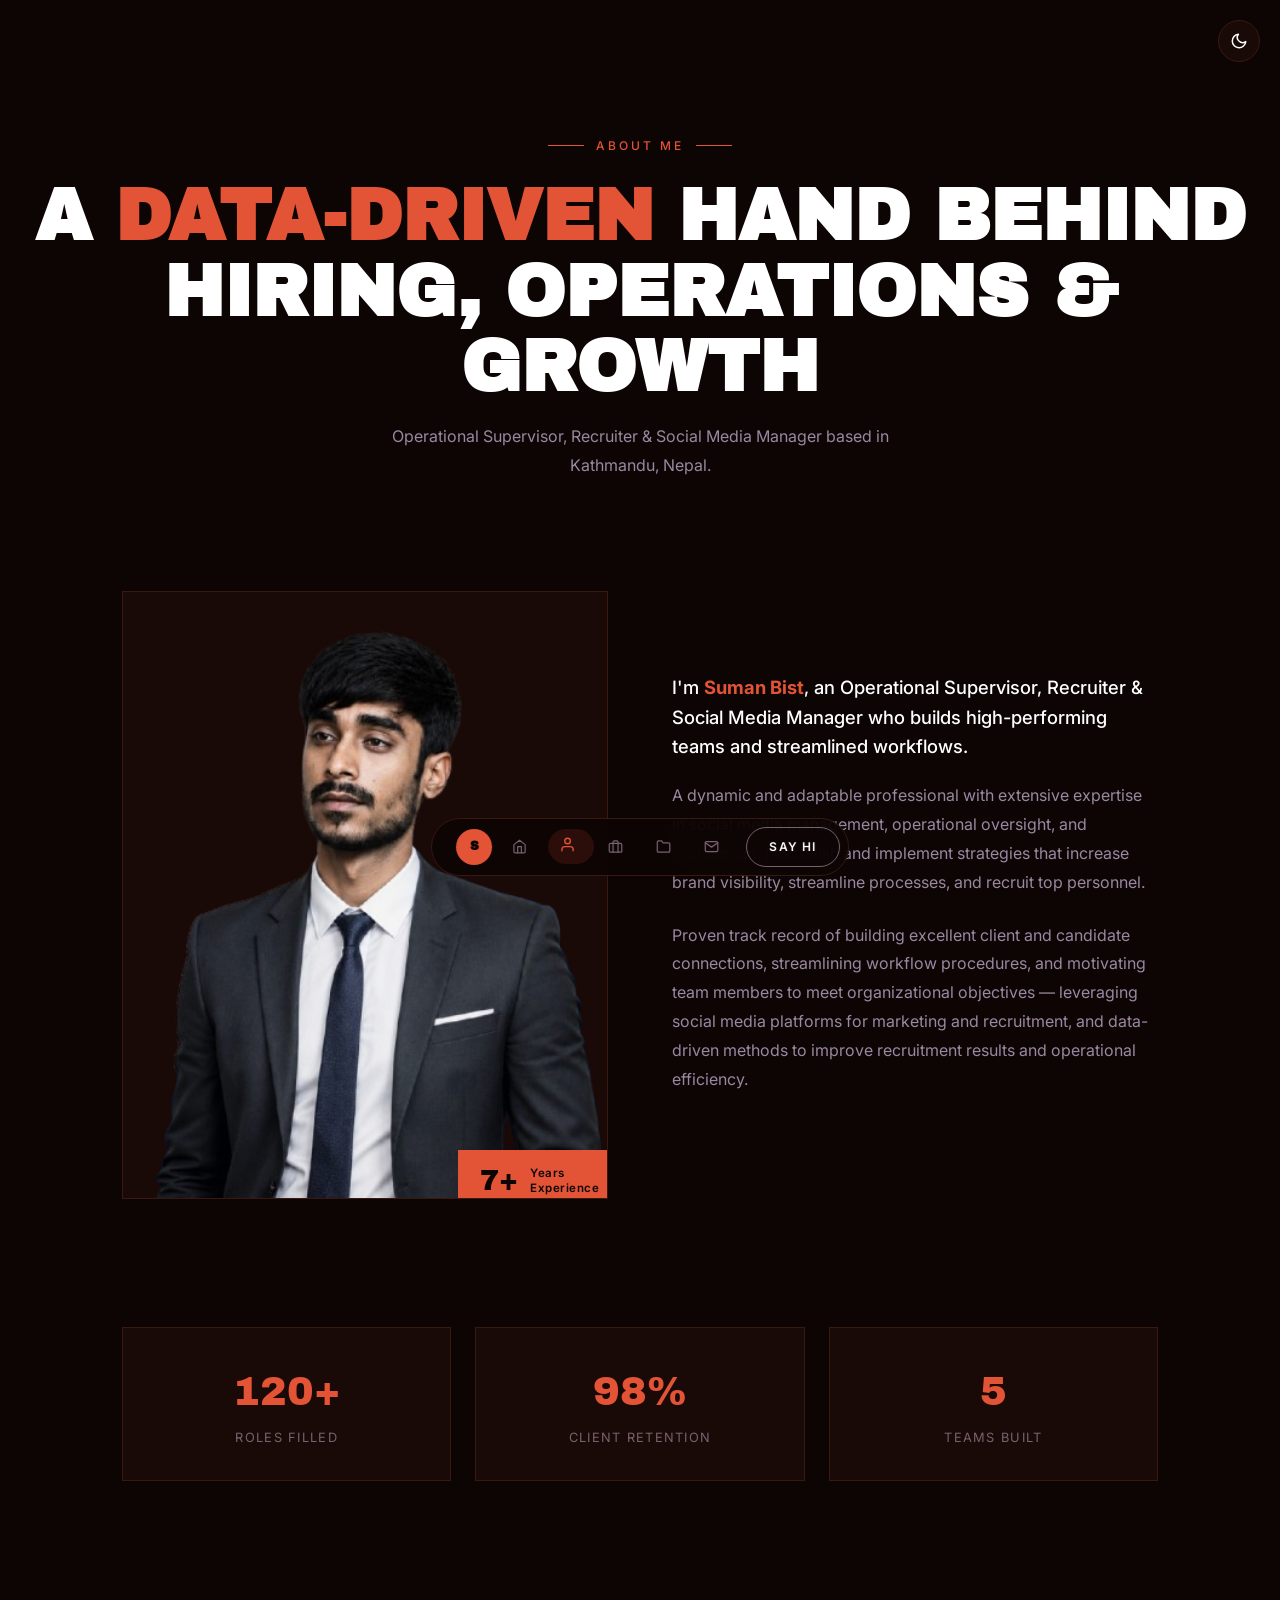
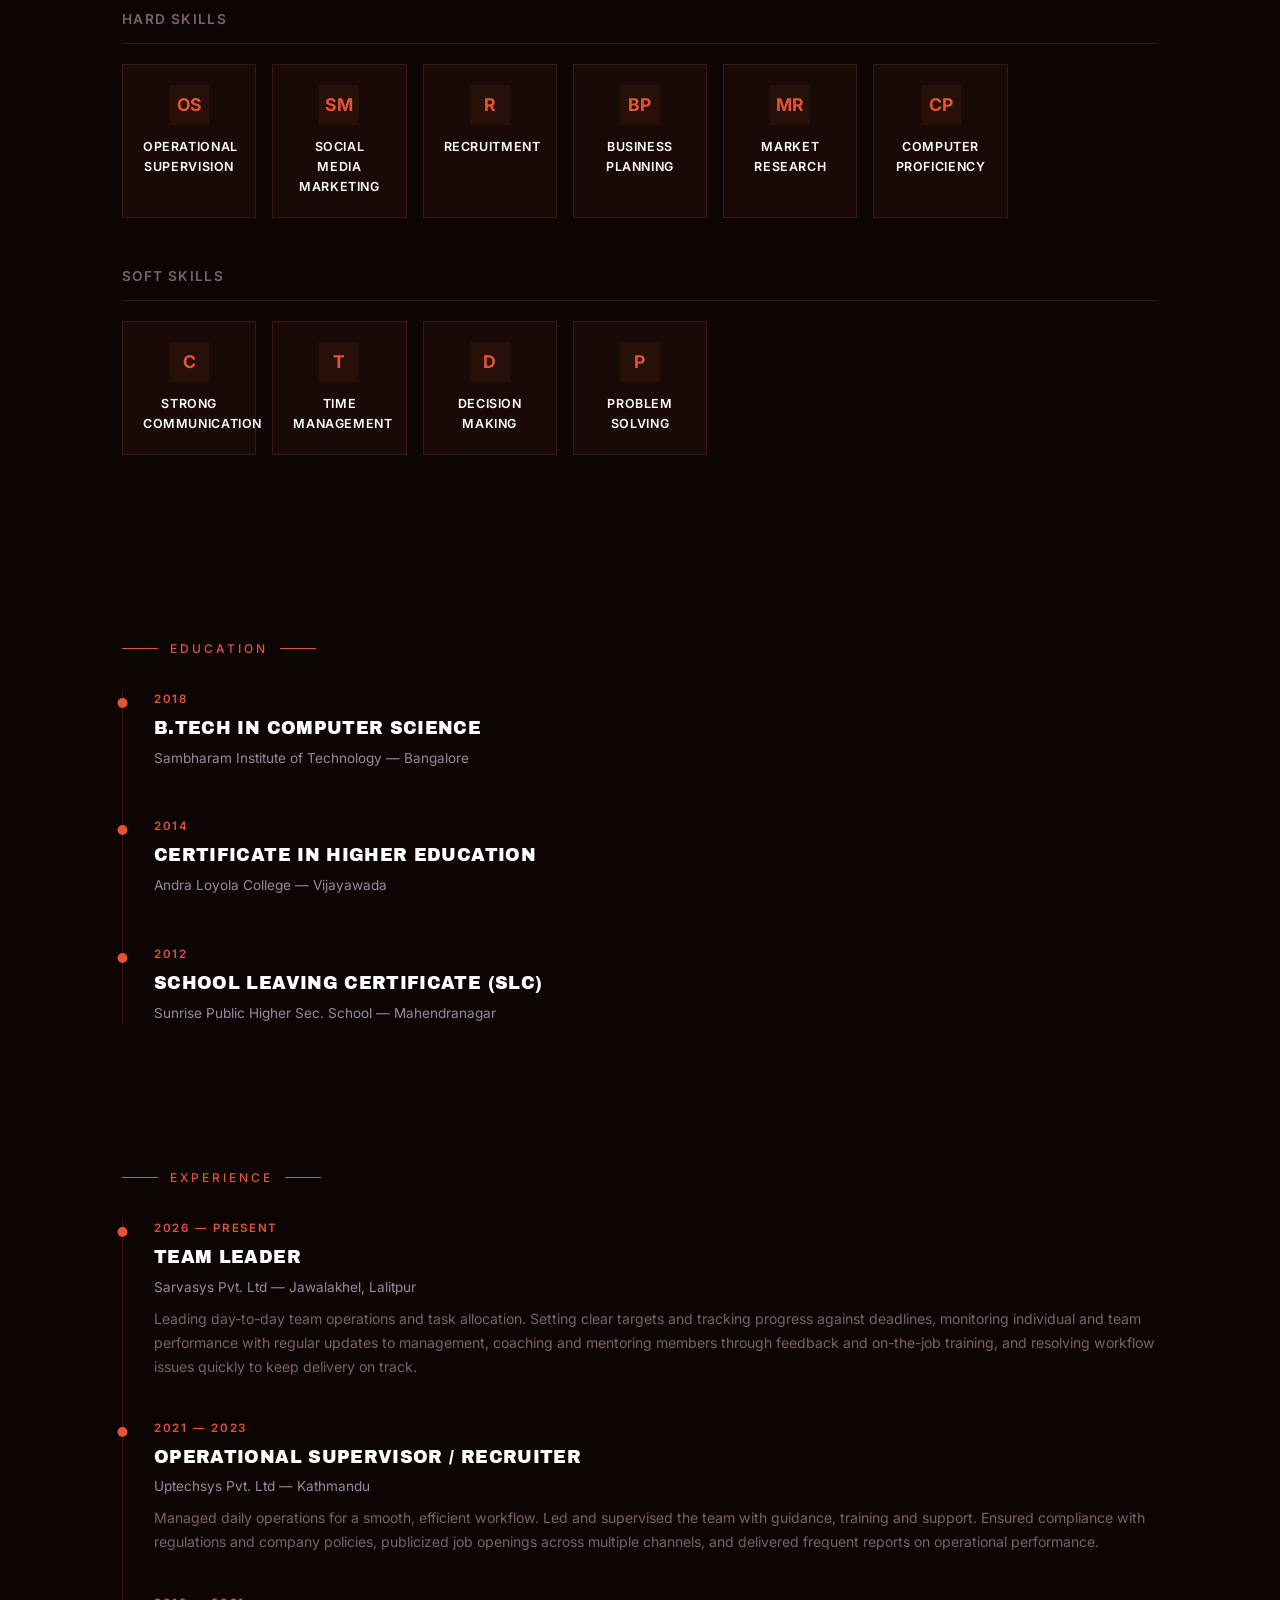
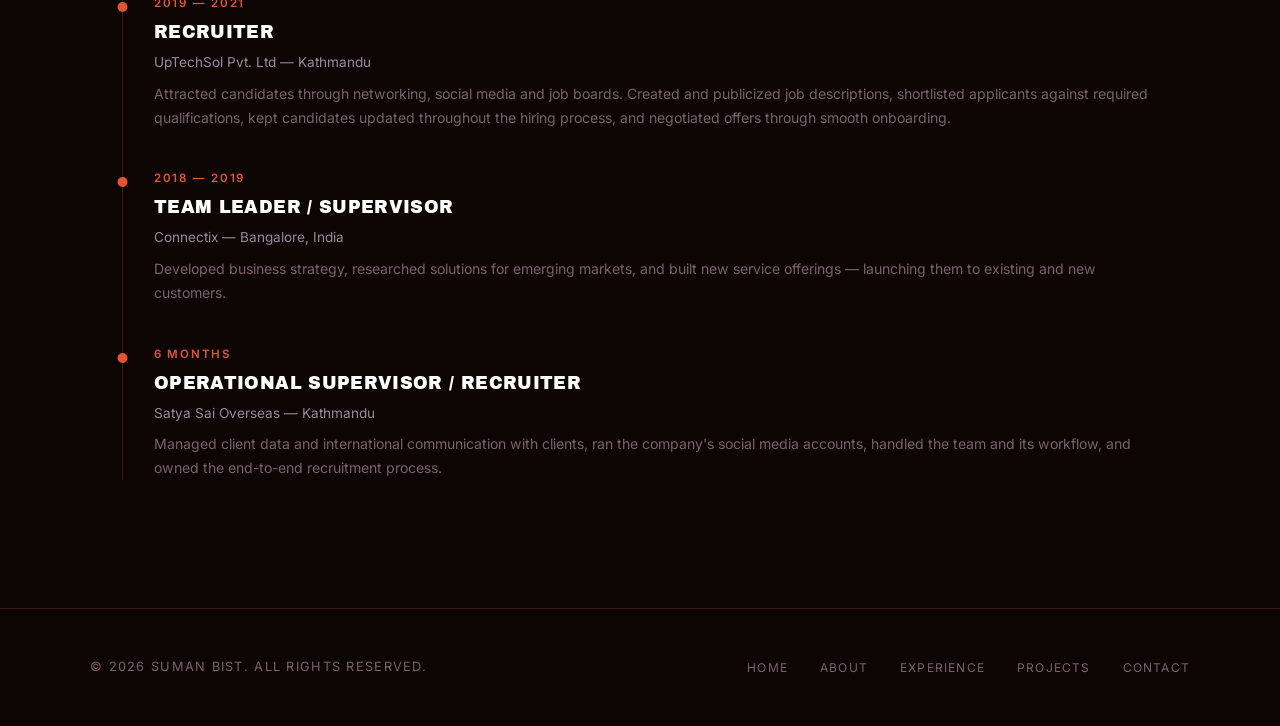
<file: about.html>
<!DOCTYPE html>
<html lang="en">
<head>
    <meta charset="UTF-8">
    <meta name="viewport" content="width=device-width, initial-scale=1.0">
    <title>About | Suman Bist — Operational Supervisor, Recruiter & Social Media Manager</title>
    <link rel="preconnect" href="https://fonts.googleapis.com">
    <link rel="preconnect" href="https://fonts.gstatic.com" crossorigin>
    <link href="https://fonts.googleapis.com/css2?family=Archivo+Black&family=Inter:wght@300;400;500;600;700;900&family=Space+Grotesk:wght@400;500;600;700&display=swap" rel="stylesheet">
    <style>
        *, *::before, *::after { margin: 0; padding: 0; box-sizing: border-box; }

        :root {
            --bg-primary: #0d0504;
            --bg-surface: #1a0a07;
            --bg-elevated: #261009;
            --text-primary: #ffffff;
            --text-secondary: #9988A1;
            --text-muted: #7a6070;
            --accent: #E35336;
            --accent-light: #FFD3AC;
            --stroke: #3a1810;
            --border: rgba(227, 83, 54, 0.08);
        }

        html { scroll-behavior: smooth; }
        body {
            font-family: 'Inter', -apple-system, BlinkMacSystemFont, sans-serif;
            background: var(--bg-primary);
            color: var(--text-primary);
            overflow-x: hidden;
            line-height: 1.6;
        }

        ::-webkit-scrollbar { width: 4px; }
        ::-webkit-scrollbar-track { background: var(--bg-primary); }
        ::-webkit-scrollbar-thumb { background: var(--accent); border-radius: 2px; }

        /* Loader */
        .loader { position: fixed; inset: 0; z-index: 9999; background: var(--bg-primary); display: flex; flex-direction: column; align-items: center; justify-content: center; transition: opacity 0.6s ease, visibility 0.6s ease; }
        .loader.done { opacity: 0; visibility: hidden; pointer-events: none; }
        .loader-counter { font-family: 'Archivo Black', sans-serif; font-size: 3rem; color: var(--accent); }
        .loader-progress { width: 140px; height: 2px; background: var(--stroke); margin-top: 1.5rem; border-radius: 1px; overflow: hidden; }
        .loader-progress-bar { height: 100%; width: 0%; background: var(--accent); transition: width 0.1s linear; }

        /* Navbar */
        .navbar { position: fixed; bottom: 1.5rem; left: 50%; transform: translateX(-50%); z-index: 100; display: flex; align-items: center; gap: 0.5rem; padding: 0.5rem 0.5rem 0.5rem 1.5rem; background: rgba(13, 5, 4, 0.9); backdrop-filter: blur(20px); border: 1px solid var(--stroke); border-radius: 100px; opacity: 0; transform: translateX(-50%) translateY(20px); transition: all 0.6s cubic-bezier(0.16, 1, 0.3, 1); }
        .navbar.visible { opacity: 1; transform: translateX(-50%) translateY(0); }
        .nav-logo { width: 36px; height: 36px; border-radius: 50%; background: var(--accent); display: flex; align-items: center; justify-content: center; font-family: 'Archivo Black', sans-serif; font-weight: 900; font-size: 0.75rem; color: var(--bg-primary); flex-shrink: 0; cursor: pointer; transition: transform 0.3s ease; text-decoration: none; }
        .nav-logo:hover { transform: scale(1.1); }
        .nav-tabs { position: relative; display: flex; align-items: center; gap: 2px; }
        .nav-pill { position: absolute; left: 0; top: 0; height: 100%; width: 0; background: rgba(227, 83, 54, 0.14); border-radius: 100px; will-change: transform, width; transition: transform 0.55s cubic-bezier(0.22, 1, 0.36, 1), width 0.55s cubic-bezier(0.22, 1, 0.36, 1); }
        .nav-tab { position: relative; z-index: 1; display: flex; align-items: center; gap: 7px; padding: 8px 12px; border-radius: 100px; color: var(--text-muted); text-decoration: none; font-size: 0.75rem; font-weight: 600; text-transform: uppercase; letter-spacing: 0.1em; transition: color 0.3s ease; }
        .nav-tab svg { width: 15px; height: 15px; flex-shrink: 0; transition: transform 0.5s cubic-bezier(0.34, 1.56, 0.64, 1), color 0.3s ease; }
        .nav-tab span { max-width: 0; opacity: 0; transform: translateY(8px); white-space: nowrap; overflow: hidden; transition: max-width 0.5s cubic-bezier(0.16, 1, 0.3, 1), opacity 0.35s ease, transform 0.5s cubic-bezier(0.16, 1, 0.3, 1); }
        .nav-tab:hover { color: var(--text-primary); }
        .nav-tab.active { color: var(--text-primary); }
        .nav-tab.active svg { color: var(--accent); transform: translateY(-2px) scale(1.12); }
        .nav-tab:hover span { max-width: 130px; opacity: 1; transform: translateY(0); }

        /* Page transitions */
        #siteWrap { will-change: transform, opacity; }
        body.page-enter #siteWrap { animation: pageIn 0.8s cubic-bezier(0.16, 1, 0.3, 1) both; }
        @keyframes pageIn {
            from { opacity: 0; transform: translateY(48px); }
            to { opacity: 1; transform: translateY(0); }
        }
        body.page-exit #siteWrap { opacity: 0; transform: translateY(-48px); transition: opacity 0.45s cubic-bezier(0.55, 0, 0.55, 0.2), transform 0.45s cubic-bezier(0.55, 0, 0.55, 0.2); }
        @media (prefers-reduced-motion: reduce) {
            .nav-pill, .nav-tab svg, .nav-tab span { transition: none; }
            body.page-enter #siteWrap { animation: none; }
            body.page-exit #siteWrap { transition: none; }
        }

        .theme-toggle { position: fixed; top: 1.25rem; right: 1.25rem; z-index: 101; width: 42px; height: 42px; border-radius: 50%; border: 1px solid var(--stroke); background: var(--bg-surface); color: var(--text-primary); display: flex; align-items: center; justify-content: center; cursor: pointer; transition: all 0.3s ease; }
        .theme-toggle:hover { border-color: var(--accent); color: var(--accent); transform: scale(1.08); }
        .theme-toggle svg { width: 18px; height: 18px; }
        .theme-toggle .icon-sun { display: none; }
        body.light-mode .theme-toggle .icon-sun { display: block; }
        body.light-mode .theme-toggle .icon-moon { display: none; }

        body.light-mode {
            --bg-primary: #FFF8F5;
            --bg-surface: #ffffff;
            --bg-elevated: #ffe9e2;
            --text-primary: #2b1210;
            --text-secondary: #6b5560;
            --text-muted: #a08893;
            --stroke: #f0dcd4;
        }
        body.light-mode .navbar { background: rgba(255, 248, 245, 0.9); }
        body.light-mode .mobile-menu { background: rgba(255, 248, 245, 0.97); }
        .nav-cta { padding: 0.6rem 1.4rem; background: transparent; color: var(--text-primary); border: 1px solid var(--text-muted); border-radius: 100px; font-size: 0.75rem; font-weight: 600; cursor: pointer; transition: all 0.3s ease; text-decoration: none; white-space: nowrap; text-transform: uppercase; letter-spacing: 0.1em; }
        .nav-cta:hover { border-color: var(--accent); color: var(--accent); }
        .nav-toggle { display: none; background: none; border: none; color: var(--text-primary); font-size: 1.5rem; cursor: pointer; padding: 0.5rem; }

        /* Page Header */
        .page-header { padding: 8rem 2rem 3rem; text-align: center; }
        .page-header-label { display: inline-flex; align-items: center; gap: 12px; font-size: 0.75rem; letter-spacing: 3px; text-transform: uppercase; color: var(--accent); font-weight: 500; margin-bottom: 1.5rem; }
        .page-header-label::before, .page-header-label::after { content: ''; width: 36px; height: 1px; background: var(--accent); }
        .page-header h1 { font-family: 'Archivo Black', sans-serif; font-size: clamp(2.5rem, 6vw, 4.5rem); text-transform: uppercase; line-height: 1.05; margin-bottom: 1rem; }
        .page-header h1 em { font-style: normal; color: var(--accent); }
        .page-header p { color: var(--text-secondary); max-width: 550px; margin: 0 auto; font-size: 1rem; line-height: 1.8; }

        /* Container */
        .container { max-width: 1100px; margin: 0 auto; padding: 0 2rem; }

        /* About Grid */
        .about-grid { display: grid; grid-template-columns: 1fr 1fr; gap: 4rem; align-items: center; padding: 4rem 0; }
        .about-image-wrapper { width: 100%; aspect-ratio: 4/5; background: var(--bg-surface); border: 1px solid var(--stroke); position: relative; overflow: hidden; }
        .about-image-wrapper img { width: 100%; height: 100%; object-fit: cover; object-position: 53% 100%; }
        .about-badge { position: absolute; bottom: -14px; right: -14px; background: var(--accent); color: var(--bg-primary); padding: 16px 22px; display: flex; align-items: center; gap: 12px; }
        .about-badge-num { font-family: 'Archivo Black', sans-serif; font-size: 1.8rem; line-height: 1; }
        .about-badge-text { font-size: 0.72rem; font-weight: 600; line-height: 1.3; letter-spacing: 0.5px; }

        .about-intro { font-size: 1.15rem; font-weight: 500; margin-bottom: 1.25rem; line-height: 1.6; }
        .about-intro strong { color: var(--accent); }
        .about-text { color: var(--text-secondary); line-height: 1.8; margin-bottom: 1.5rem; }

        /* Stats */
        .stats-grid { display: grid; grid-template-columns: repeat(3, 1fr); gap: 1.5rem; padding: 4rem 0; }
        .stat-card { text-align: center; padding: 2rem; background: var(--bg-surface); border: 1px solid var(--stroke); transition: all 0.3s ease; }
        .stat-card:hover { border-color: var(--accent); transform: translateY(-3px); }
        .stat-number { font-family: 'Archivo Black', sans-serif; font-size: 2.5rem; color: var(--accent); }
        .stat-label { font-size: 0.8rem; color: var(--text-muted); text-transform: uppercase; letter-spacing: 0.1em; margin-top: 0.25rem; }

        /* Skills */
        .skills-section { padding: 4rem 0; }
        .skill-category { margin-bottom: 3rem; }
        .skill-category-title { font-size: 0.85rem; font-weight: 600; color: var(--text-muted); margin-bottom: 1.25rem; padding-bottom: 0.75rem; border-bottom: 1px solid var(--stroke); text-transform: uppercase; letter-spacing: 0.1em; }
        .skills-grid { display: grid; grid-template-columns: repeat(auto-fill, minmax(130px, 1fr)); gap: 1rem; }
        .skill-card { padding: 1.25rem; background: var(--bg-surface); border: 1px solid var(--stroke); text-align: center; transition: all 0.3s ease; }
        .skill-card:hover { border-color: var(--accent); transform: translateY(-3px); box-shadow: 0 8px 30px rgba(0, 0, 0, 0.3); }
        .skill-icon { width: 40px; height: 40px; margin: 0 auto 0.75rem; display: flex; align-items: center; justify-content: center; background: var(--bg-elevated); font-size: 1.1rem; font-weight: 700; color: var(--accent); }
        .skill-name { font-size: 0.78rem; font-weight: 600; text-transform: uppercase; letter-spacing: 0.05em; }

        /* Experience Timeline */
        .experience-section { padding: 4rem 0; }
        .timeline { position: relative; padding-left: 2rem; }
        .timeline::before { content: ''; position: absolute; left: 0; top: 0; bottom: 0; width: 1px; background: var(--stroke); }
        .timeline-item { position: relative; padding-bottom: 2.5rem; }
        .timeline-item:last-child { padding-bottom: 0; }
        .timeline-dot { position: absolute; left: -2rem; top: 0.5rem; width: 10px; height: 10px; background: var(--accent); border-radius: 50%; transform: translateX(-4.5px); }
        .timeline-date { font-size: 0.72rem; color: var(--accent); font-weight: 600; text-transform: uppercase; letter-spacing: 0.15em; margin-bottom: 0.4rem; }
        .timeline-title { font-family: 'Archivo Black', sans-serif; font-size: 1.1rem; text-transform: uppercase; letter-spacing: 0.02em; margin-bottom: 0.3rem; }
        .timeline-company { font-size: 0.85rem; color: var(--text-secondary); margin-bottom: 0.5rem; }
        .timeline-desc { font-size: 0.88rem; color: var(--text-muted); line-height: 1.7; }

        /* Footer */
        .footer { border-top: 1px solid var(--stroke); padding: 3rem 2rem; margin-top: 4rem; background: var(--bg-primary); }
        .footer-inner { max-width: 1100px; margin: 0 auto; display: flex; justify-content: space-between; align-items: center; flex-wrap: wrap; gap: 1.5rem; }
        .footer-text { font-size: 0.8rem; color: var(--text-muted); text-transform: uppercase; letter-spacing: 0.1em; }
        .footer-links { display: flex; gap: 2rem; }
        .footer-links a { font-size: 0.75rem; color: var(--text-muted); text-decoration: none; text-transform: uppercase; letter-spacing: 0.1em; transition: color 0.3s ease; }
        .footer-links a:hover { color: var(--accent); }

        /* Mobile Menu */
        .mobile-menu { display: none; position: fixed; inset: 0; z-index: 99; background: rgba(13, 5, 4, 0.97); backdrop-filter: blur(20px); flex-direction: column; align-items: center; justify-content: center; gap: 2rem; opacity: 0; visibility: hidden; transition: all 0.4s ease; }
        .mobile-menu.active { opacity: 1; visibility: visible; }
        .mobile-menu a { font-family: 'Archivo Black', sans-serif; font-size: 2rem; color: var(--text-primary); text-decoration: none; text-transform: uppercase; transition: color 0.3s ease; }
        .mobile-menu a:hover { color: var(--accent); }

        @media (max-width: 768px) {
            .nav-tabs, .nav-cta { display: none; }
            .nav-toggle { display: block; }
            .mobile-menu { display: flex; }
            .about-grid { grid-template-columns: 1fr; gap: 2rem; }
            .stats-grid { grid-template-columns: 1fr; }
            .skills-grid { grid-template-columns: repeat(auto-fill, minmax(110px, 1fr)); }
        }
    </style>
</head>
<body>
    <script>if (localStorage.getItem('theme') === 'light') document.body.classList.add('light-mode');</script>
    <button class="theme-toggle" id="themeToggle" aria-label="Toggle light / dark mode">
        <svg class="icon-moon" viewBox="0 0 24 24" fill="none" stroke="currentColor" stroke-width="2" stroke-linecap="round" stroke-linejoin="round"><path d="M21 12.79A9 9 0 1 1 11.21 3 7 7 0 0 0 21 12.79z"/></svg>
        <svg class="icon-sun" viewBox="0 0 24 24" fill="none" stroke="currentColor" stroke-width="2" stroke-linecap="round" stroke-linejoin="round"><circle cx="12" cy="12" r="5"/><line x1="12" y1="1" x2="12" y2="3"/><line x1="12" y1="21" x2="12" y2="23"/><line x1="4.22" y1="4.22" x2="5.64" y2="5.64"/><line x1="18.36" y1="18.36" x2="19.78" y2="19.78"/><line x1="1" y1="12" x2="3" y2="12"/><line x1="21" y1="12" x2="23" y2="12"/><line x1="4.22" y1="19.78" x2="5.64" y2="18.36"/><line x1="18.36" y1="5.64" x2="19.78" y2="4.22"/></svg>
    </button>
    <div class="loader" id="loader">
        <div class="loader-counter" id="loaderCounter">000</div>
        <div class="loader-progress">
            <div class="loader-progress-bar" id="loaderProgress"></div>
        </div>
    </div>

    <div class="mobile-menu" id="mobileMenu">
        <a href="index.html" onclick="closeMobileMenu()">Home</a>
        <a href="about.html" onclick="closeMobileMenu()">About</a>
        <a href="experience.html" onclick="closeMobileMenu()">Experience</a>
        <a href="projects.html" onclick="closeMobileMenu()">Projects</a>
        <a href="contact.html" onclick="closeMobileMenu()">Contact</a>
    </div>

    <nav class="navbar" id="navbar">
        <a href="index.html" class="nav-logo">S</a>
        <div class="nav-tabs" id="navTabs">
            <span class="nav-pill" id="navPill"></span>
            <a href="index.html" class="nav-tab">
                <svg viewBox="0 0 24 24" fill="none" stroke="currentColor" stroke-width="2" stroke-linecap="round" stroke-linejoin="round"><path d="M3 9l9-7 9 7v11a2 2 0 0 1-2 2H5a2 2 0 0 1-2-2z"/><polyline points="9 22 9 12 15 12 15 22"/></svg>
                <span>Home</span>
            </a>
            <a href="about.html" class="nav-tab active">
                <svg viewBox="0 0 24 24" fill="none" stroke="currentColor" stroke-width="2" stroke-linecap="round" stroke-linejoin="round"><path d="M20 21v-2a4 4 0 0 0-4-4H8a4 4 0 0 0-4 4v2"/><circle cx="12" cy="7" r="4"/></svg>
                <span>About</span>
            </a>
            <a href="experience.html" class="nav-tab">
                <svg viewBox="0 0 24 24" fill="none" stroke="currentColor" stroke-width="2" stroke-linecap="round" stroke-linejoin="round"><rect x="2" y="7" width="20" height="14" rx="2"/><path d="M16 21V5a2 2 0 0 0-2-2h-4a2 2 0 0 0-2 2v16"/></svg>
                <span>Experience</span>
            </a>
            <a href="projects.html" class="nav-tab">
                <svg viewBox="0 0 24 24" fill="none" stroke="currentColor" stroke-width="2" stroke-linecap="round" stroke-linejoin="round"><path d="M22 19a2 2 0 0 1-2 2H4a2 2 0 0 1-2-2V5a2 2 0 0 1 2-2h5l2 3h9a2 2 0 0 1 2 2z"/></svg>
                <span>Projects</span>
            </a>
            <a href="contact.html" class="nav-tab">
                <svg viewBox="0 0 24 24" fill="none" stroke="currentColor" stroke-width="2" stroke-linecap="round" stroke-linejoin="round"><path d="M4 4h16c1.1 0 2 .9 2 2v12c0 1.1-.9 2-2 2H4c-1.1 0-2-.9-2-2V6c0-1.1.9-2 2-2z"/><polyline points="22,6 12,13 2,6"/></svg>
                <span>Contact</span>
            </a>
        </div>
        <a href="contact.html" class="nav-cta">Say Hi</a>
        <button class="nav-toggle" id="navToggle" onclick="toggleMobileMenu()">
            <svg width="24" height="24" viewBox="0 0 24 24" fill="none" stroke="currentColor" stroke-width="2">
                <line x1="3" y1="6" x2="21" y2="6"/>
                <line x1="3" y1="12" x2="21" y2="12"/>
                <line x1="3" y1="18" x2="21" y2="18"/>
            </svg>
        </button>
    </nav>

    <div id="siteWrap">

    <div class="page-header">
        <div class="page-header-label">About Me</div>
        <h1>A <em>data-driven</em> hand behind hiring, operations & growth</h1>
        <p>Operational Supervisor, Recruiter & Social Media Manager based in Kathmandu, Nepal.</p>
    </div>

    <div class="container">
        <div class="about-grid">
            <div class="about-image-wrapper">
                <img src="avatar_1783869372782-removebg-preview.png" alt="Suman Bist" />
                <div class="about-badge">
                    <div class="about-badge-num">7+</div>
                    <div class="about-badge-text">Years<br>Experience</div>
                </div>
            </div>
            <div class="about-content">
                <p class="about-intro">I'm <strong>Suman Bist</strong>, an Operational Supervisor, Recruiter & Social Media Manager who builds high-performing teams and streamlined workflows.</p>
                <p class="about-text">A dynamic and adaptable professional with extensive expertise in social media management, operational oversight, and recruitment. I establish and implement strategies that increase brand visibility, streamline processes, and recruit top personnel.</p>
                <p class="about-text">Proven track record of building excellent client and candidate connections, streamlining workflow procedures, and motivating team members to meet organizational objectives — leveraging social media platforms for marketing and recruitment, and data-driven methods to improve recruitment results and operational efficiency.</p>
            </div>
        </div>

        <div class="stats-grid">
            <div class="stat-card">
                <div class="stat-number">120+</div>
                <div class="stat-label">Roles Filled</div>
            </div>
            <div class="stat-card">
                <div class="stat-number">98%</div>
                <div class="stat-label">Client Retention</div>
            </div>
            <div class="stat-card">
                <div class="stat-number">5</div>
                <div class="stat-label">Teams Built</div>
            </div>
        </div>

        <div class="skills-section">
            <div class="skill-category">
                <div class="skill-category-title">Hard Skills</div>
                <div class="skills-grid">
                    <div class="skill-card"><div class="skill-icon">OS</div><div class="skill-name">Operational Supervision</div></div>
                    <div class="skill-card"><div class="skill-icon">SM</div><div class="skill-name">Social Media Marketing</div></div>
                    <div class="skill-card"><div class="skill-icon">R</div><div class="skill-name">Recruitment</div></div>
                    <div class="skill-card"><div class="skill-icon">BP</div><div class="skill-name">Business Planning</div></div>
                    <div class="skill-card"><div class="skill-icon">MR</div><div class="skill-name">Market Research</div></div>
                    <div class="skill-card"><div class="skill-icon">CP</div><div class="skill-name">Computer Proficiency</div></div>
                </div>
            </div>
            <div class="skill-category">
                <div class="skill-category-title">Soft Skills</div>
                <div class="skills-grid">
                    <div class="skill-card"><div class="skill-icon">C</div><div class="skill-name">Strong Communication</div></div>
                    <div class="skill-card"><div class="skill-icon">T</div><div class="skill-name">Time Management</div></div>
                    <div class="skill-card"><div class="skill-icon">D</div><div class="skill-name">Decision Making</div></div>
                    <div class="skill-card"><div class="skill-icon">P</div><div class="skill-name">Problem Solving</div></div>
                </div>
            </div>
        </div>

        <div class="experience-section">
            <div class="page-header-label" style="justify-content:flex-start; margin-bottom: 2rem;">Education</div>
            <div class="timeline">
                <div class="timeline-item">
                    <div class="timeline-dot"></div>
                    <div class="timeline-date">2018</div>
                    <div class="timeline-title">B.Tech in Computer Science</div>
                    <div class="timeline-company">Sambharam Institute of Technology — Bangalore</div>
                </div>
                <div class="timeline-item">
                    <div class="timeline-dot"></div>
                    <div class="timeline-date">2014</div>
                    <div class="timeline-title">Certificate in Higher Education</div>
                    <div class="timeline-company">Andra Loyola College — Vijayawada</div>
                </div>
                <div class="timeline-item">
                    <div class="timeline-dot"></div>
                    <div class="timeline-date">2012</div>
                    <div class="timeline-title">School Leaving Certificate (SLC)</div>
                    <div class="timeline-company">Sunrise Public Higher Sec. School — Mahendranagar</div>
                </div>
            </div>
        </div>

        <div class="experience-section">
            <div class="page-header-label" style="justify-content:flex-start; margin-bottom: 2rem;">Experience</div>
            <div class="timeline">
                <div class="timeline-item">
                    <div class="timeline-dot"></div>
                    <div class="timeline-date">2026 — Present</div>
                    <div class="timeline-title">Team Leader</div>
                    <div class="timeline-company">Sarvasys Pvt. Ltd — Jawalakhel, Lalitpur</div>
                    <div class="timeline-desc">Leading day-to-day team operations and task allocation. Setting clear targets and tracking progress against deadlines, monitoring individual and team performance with regular updates to management, coaching and mentoring members through feedback and on-the-job training, and resolving workflow issues quickly to keep delivery on track.</div>
                </div>
                <div class="timeline-item">
                    <div class="timeline-dot"></div>
                    <div class="timeline-date">2021 — 2023</div>
                    <div class="timeline-title">Operational Supervisor / Recruiter</div>
                    <div class="timeline-company">Uptechsys Pvt. Ltd — Kathmandu</div>
                    <div class="timeline-desc">Managed daily operations for a smooth, efficient workflow. Led and supervised the team with guidance, training and support. Ensured compliance with regulations and company policies, publicized job openings across multiple channels, and delivered frequent reports on operational performance.</div>
                </div>
                <div class="timeline-item">
                    <div class="timeline-dot"></div>
                    <div class="timeline-date">2019 — 2021</div>
                    <div class="timeline-title">Recruiter</div>
                    <div class="timeline-company">UpTechSol Pvt. Ltd — Kathmandu</div>
                    <div class="timeline-desc">Attracted candidates through networking, social media and job boards. Created and publicized job descriptions, shortlisted applicants against required qualifications, kept candidates updated throughout the hiring process, and negotiated offers through smooth onboarding.</div>
                </div>
                <div class="timeline-item">
                    <div class="timeline-dot"></div>
                    <div class="timeline-date">2018 — 2019</div>
                    <div class="timeline-title">Team Leader / Supervisor</div>
                    <div class="timeline-company">Connectix — Bangalore, India</div>
                    <div class="timeline-desc">Developed business strategy, researched solutions for emerging markets, and built new service offerings — launching them to existing and new customers.</div>
                </div>
                <div class="timeline-item">
                    <div class="timeline-dot"></div>
                    <div class="timeline-date">6 months</div>
                    <div class="timeline-title">Operational Supervisor / Recruiter</div>
                    <div class="timeline-company">Satya Sai Overseas — Kathmandu</div>
                    <div class="timeline-desc">Managed client data and international communication with clients, ran the company's social media accounts, handled the team and its workflow, and owned the end-to-end recruitment process.</div>
                </div>
            </div>
        </div>
    </div>
    </div>

    <footer class="footer">
        <div class="footer-inner">
            <p class="footer-text">&copy; 2026 Suman Bist. All rights reserved.</p>
            <div class="footer-links">
                <a href="index.html">Home</a>
                <a href="about.html">About</a>
                <a href="experience.html">Experience</a>
                <a href="projects.html">Projects</a>
                <a href="contact.html">Contact</a>
            </div>
        </div>
    </footer>

    <script>
        let loadProgress = 0;
        const loaderCounter = document.getElementById('loaderCounter');
        const loaderProgress = document.getElementById('loaderProgress');
        function tickLoader() {
            loadProgress += Math.random() * 12 + 4;
            if (loadProgress > 100) loadProgress = 100;
            loaderCounter.textContent = Math.floor(loadProgress);
            loaderProgress.style.width = loadProgress + '%';
            if (loadProgress < 100) {
                requestAnimationFrame(() => setTimeout(tickLoader, 40));
            } else {
                setTimeout(() => {
                    document.getElementById('loader').classList.add('done');
                    document.getElementById('navbar').classList.add('visible');
                }, 400);
            }
        }
        window.addEventListener('load', () => setTimeout(tickLoader, 200));

        // Theme
        document.getElementById('themeToggle').addEventListener('click', function() {
            document.body.classList.toggle('light-mode');
            localStorage.setItem('theme', document.body.classList.contains('light-mode') ? 'light' : 'dark');
        });

        // Page transitions
        document.addEventListener('click', function(e) {
            const a = e.target.closest('a');
            if (!a) return;
            const href = a.getAttribute('href') || '';
            if (!/\.html($|\?|#)/.test(href) || a.target === '_blank' || e.metaKey || e.ctrlKey || e.shiftKey) return;
            e.preventDefault();
            document.body.classList.add('page-exit');
            setTimeout(() => { window.location.href = href; }, 420);
        });

        // Tab bar pill
        const navPill = document.getElementById('navPill');
        let pillTransitionRaf = null;
        let pillSettleTimer = null;

        let hoveredTab = null;

        function tabTargetWidth(tab) {
            const span = tab.querySelector('span');
            if (!span || tab !== hoveredTab) return tab.offsetWidth;
            return tab.offsetWidth - span.offsetWidth + Math.min(span.scrollWidth, 130);
        }

        function moveNavPill(animated, tab) {
            const targetTab = tab || document.querySelector('.nav-tab.active');
            if (!navPill || !targetTab) return;
            const w = tabTargetWidth(targetTab) + 'px';
            const x = 'translate3d(' + targetTab.offsetLeft + 'px, 0, 0)';
            if (!animated) {
                if (pillTransitionRaf) cancelAnimationFrame(pillTransitionRaf);
                navPill.style.transition = 'none';
                navPill.style.width = w;
                navPill.style.transform = x;
                pillTransitionRaf = requestAnimationFrame(() => {
                    pillTransitionRaf = requestAnimationFrame(() => { navPill.style.transition = ''; });
                });
            } else if (navPill.style.width !== w || navPill.style.transform !== x) {
                navPill.style.width = w;
                navPill.style.transform = x;
            }
        }

        function moveNavPillAnimated(tab) {
            moveNavPill(true, tab);
            clearTimeout(pillSettleTimer);
            pillSettleTimer = setTimeout(() => moveNavPill(true, hoveredTab), 600);
        }

        moveNavPill(false);

        const navTabsEl = document.getElementById('navTabs');
        navTabsEl.querySelectorAll('.nav-tab').forEach(tab => {
            tab.addEventListener('mouseenter', () => {
                hoveredTab = tab;
                moveNavPillAnimated(tab);
            });
        });
        navTabsEl.addEventListener('mouseleave', () => {
            hoveredTab = null;
            moveNavPillAnimated();
        });

        let navResizeRaf = null;
        window.addEventListener('resize', () => {
            if (navResizeRaf) cancelAnimationFrame(navResizeRaf);
            navResizeRaf = requestAnimationFrame(() => moveNavPill(false, hoveredTab));
        });
        window.addEventListener('load', () => moveNavPill(false));

        function toggleMobileMenu() {
            document.getElementById('mobileMenu').classList.toggle('active');
            document.body.style.overflow = document.getElementById('mobileMenu').classList.contains('active') ? 'hidden' : '';
        }
        function closeMobileMenu() {
            document.getElementById('mobileMenu').classList.remove('active');
            document.body.style.overflow = '';
        }
    </script>
</body>
</html>
</file>
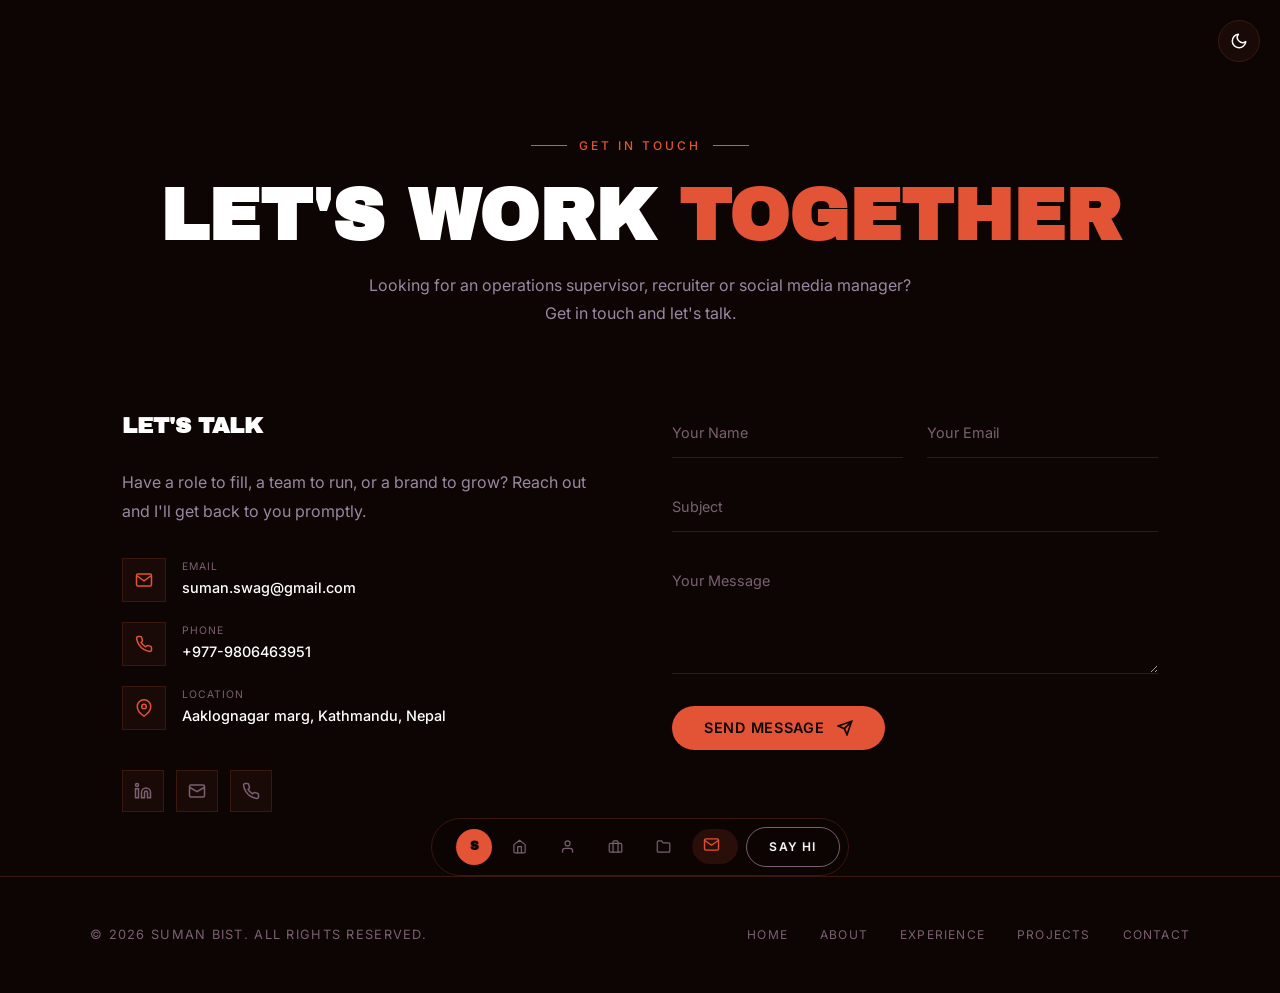
<file: contact.html>
<!DOCTYPE html>
<html lang="en">
<head>
    <meta charset="UTF-8">
    <meta name="viewport" content="width=device-width, initial-scale=1.0">
    <title>Contact | Suman Bist — Operational Supervisor, Recruiter & Social Media Manager</title>
    <link rel="preconnect" href="https://fonts.googleapis.com">
    <link rel="preconnect" href="https://fonts.gstatic.com" crossorigin>
    <link href="https://fonts.googleapis.com/css2?family=Archivo+Black&family=Inter:wght@300;400;500;600;700;900&family=Space+Grotesk:wght@400;500;600;700&display=swap" rel="stylesheet">
    <style>
        *, *::before, *::after { margin: 0; padding: 0; box-sizing: border-box; }

        :root {
            --bg-primary: #0d0504;
            --bg-surface: #1a0a07;
            --bg-elevated: #261009;
            --text-primary: #ffffff;
            --text-secondary: #9988A1;
            --text-muted: #7a6070;
            --accent: #E35336;
            --stroke: #3a1810;
        }

        html { scroll-behavior: smooth; }
        body { font-family: 'Inter', -apple-system, sans-serif; background: var(--bg-primary); color: var(--text-primary); overflow-x: hidden; line-height: 1.6; }
        ::-webkit-scrollbar { width: 4px; }
        ::-webkit-scrollbar-track { background: var(--bg-primary); }
        ::-webkit-scrollbar-thumb { background: var(--accent); border-radius: 2px; }

        .loader { position: fixed; inset: 0; z-index: 9999; background: var(--bg-primary); display: flex; flex-direction: column; align-items: center; justify-content: center; transition: opacity 0.6s ease, visibility 0.6s ease; }
        .loader.done { opacity: 0; visibility: hidden; pointer-events: none; }
        .loader-counter { font-family: 'Archivo Black', sans-serif; font-size: 3rem; color: var(--accent); }
        .loader-progress { width: 140px; height: 2px; background: var(--stroke); margin-top: 1.5rem; border-radius: 1px; overflow: hidden; }
        .loader-progress-bar { height: 100%; width: 0%; background: var(--accent); transition: width 0.1s linear; }

        .navbar { position: fixed; bottom: 1.5rem; left: 50%; transform: translateX(-50%); z-index: 100; display: flex; align-items: center; gap: 0.5rem; padding: 0.5rem 0.5rem 0.5rem 1.5rem; background: rgba(13, 5, 4, 0.9); backdrop-filter: blur(20px); border: 1px solid var(--stroke); border-radius: 100px; opacity: 0; transform: translateX(-50%) translateY(20px); transition: all 0.6s cubic-bezier(0.16, 1, 0.3, 1); }
        .navbar.visible { opacity: 1; transform: translateX(-50%) translateY(0); }
        .nav-logo { width: 36px; height: 36px; border-radius: 50%; background: var(--accent); display: flex; align-items: center; justify-content: center; font-family: 'Archivo Black', sans-serif; font-weight: 900; font-size: 0.75rem; color: var(--bg-primary); flex-shrink: 0; text-decoration: none; transition: transform 0.3s ease; }
        .nav-logo:hover { transform: scale(1.1); }
        .nav-tabs { position: relative; display: flex; align-items: center; gap: 2px; }
        .nav-pill { position: absolute; left: 0; top: 0; height: 100%; width: 0; background: rgba(227, 83, 54, 0.14); border-radius: 100px; will-change: transform, width; transition: transform 0.55s cubic-bezier(0.22, 1, 0.36, 1), width 0.55s cubic-bezier(0.22, 1, 0.36, 1); }
        .nav-tab { position: relative; z-index: 1; display: flex; align-items: center; gap: 7px; padding: 8px 12px; border-radius: 100px; color: var(--text-muted); text-decoration: none; font-size: 0.75rem; font-weight: 600; text-transform: uppercase; letter-spacing: 0.1em; transition: color 0.3s ease; }
        .nav-tab svg { width: 15px; height: 15px; flex-shrink: 0; transition: transform 0.5s cubic-bezier(0.34, 1.56, 0.64, 1), color 0.3s ease; }
        .nav-tab span { max-width: 0; opacity: 0; transform: translateY(8px); white-space: nowrap; overflow: hidden; transition: max-width 0.5s cubic-bezier(0.16, 1, 0.3, 1), opacity 0.35s ease, transform 0.5s cubic-bezier(0.16, 1, 0.3, 1); }
        .nav-tab:hover { color: var(--text-primary); }
        .nav-tab.active { color: var(--text-primary); }
        .nav-tab.active svg { color: var(--accent); transform: translateY(-2px) scale(1.12); }
        .nav-tab:hover span { max-width: 130px; opacity: 1; transform: translateY(0); }
        @media (prefers-reduced-motion: reduce) { .nav-pill, .nav-tab svg, .nav-tab span { transition: none; } }

        /* Page transitions */
        #siteWrap { will-change: transform, opacity; }
        body.page-enter #siteWrap { animation: pageIn 0.8s cubic-bezier(0.16, 1, 0.3, 1) both; }
        @keyframes pageIn {
            from { opacity: 0; transform: translateY(48px); }
            to { opacity: 1; transform: translateY(0); }
        }
        body.page-exit #siteWrap { opacity: 0; transform: translateY(-48px); transition: opacity 0.45s cubic-bezier(0.55, 0, 0.55, 0.2), transform 0.45s cubic-bezier(0.55, 0, 0.55, 0.2); }
        @media (prefers-reduced-motion: reduce) {
            body.page-enter #siteWrap { animation: none; }
            body.page-exit #siteWrap { transition: none; }
        }

        .theme-toggle { position: fixed; top: 1.25rem; right: 1.25rem; z-index: 101; width: 42px; height: 42px; border-radius: 50%; border: 1px solid var(--stroke); background: var(--bg-surface); color: var(--text-primary); display: flex; align-items: center; justify-content: center; cursor: pointer; transition: all 0.3s ease; }
        .theme-toggle:hover { border-color: var(--accent); color: var(--accent); transform: scale(1.08); }
        .theme-toggle svg { width: 18px; height: 18px; }
        .theme-toggle .icon-sun { display: none; }
        body.light-mode .theme-toggle .icon-sun { display: block; }
        body.light-mode .theme-toggle .icon-moon { display: none; }

        body.light-mode {
            --bg-primary: #FFF8F5;
            --bg-surface: #ffffff;
            --bg-elevated: #ffe9e2;
            --text-primary: #2b1210;
            --text-secondary: #6b5560;
            --text-muted: #a08893;
            --stroke: #f0dcd4;
        }
        body.light-mode .navbar { background: rgba(255, 248, 245, 0.9); }
        body.light-mode .mobile-menu { background: rgba(255, 248, 245, 0.97); }
        .nav-cta { padding: 0.6rem 1.4rem; background: transparent; color: var(--text-primary); border: 1px solid var(--text-muted); border-radius: 100px; font-size: 0.75rem; font-weight: 600; cursor: pointer; transition: all 0.3s ease; text-decoration: none; white-space: nowrap; text-transform: uppercase; letter-spacing: 0.1em; }
        .nav-cta:hover { border-color: var(--accent); color: var(--accent); }
        .nav-toggle { display: none; background: none; border: none; color: var(--text-primary); font-size: 1.5rem; cursor: pointer; padding: 0.5rem; }

        .page-header { padding: 8rem 2rem 3rem; text-align: center; }
        .page-header-label { display: inline-flex; align-items: center; gap: 12px; font-size: 0.75rem; letter-spacing: 3px; text-transform: uppercase; color: var(--accent); font-weight: 500; margin-bottom: 1.5rem; }
        .page-header-label::before, .page-header-label::after { content: ''; width: 36px; height: 1px; background: var(--accent); }
        .page-header h1 { font-family: 'Archivo Black', sans-serif; font-size: clamp(2.5rem, 6vw, 4.5rem); text-transform: uppercase; line-height: 1.05; margin-bottom: 1rem; }
        .page-header h1 em { font-style: normal; color: var(--accent); }
        .page-header p { color: var(--text-secondary); max-width: 550px; margin: 0 auto; font-size: 1rem; line-height: 1.8; }

        .container { max-width: 1100px; margin: 0 auto; padding: 0 2rem; }

        .contact-grid { display: grid; grid-template-columns: 1fr 1fr; gap: 4rem; padding: 2rem 0 4rem; }

        .contact-info { }
        .contact-info h3 { font-family: 'Archivo Black', sans-serif; font-size: 1.4rem; text-transform: uppercase; margin-bottom: 1.5rem; }
        .contact-info p { color: var(--text-secondary); line-height: 1.8; margin-bottom: 2rem; }

        .contact-details { margin-bottom: 2.5rem; }
        .contact-item { display: flex; align-items: center; gap: 1rem; margin-bottom: 1.25rem; }
        .contact-item-icon { width: 44px; height: 44px; background: var(--bg-surface); border: 1px solid var(--stroke); display: flex; align-items: center; justify-content: center; color: var(--accent); flex-shrink: 0; transition: all 0.3s ease; }
        .contact-item:hover .contact-item-icon { background: var(--accent); color: var(--bg-primary); border-color: var(--accent); }
        .contact-item-label { font-size: 0.65rem; color: var(--text-muted); text-transform: uppercase; letter-spacing: 0.1em; }
        .contact-item a, .contact-item span { font-size: 0.9rem; font-weight: 500; color: var(--text-primary); text-decoration: none; transition: color 0.3s ease; }
        .contact-item a:hover { color: var(--accent); }

        .contact-socials { display: flex; gap: 0.75rem; }
        .social-link { width: 42px; height: 42px; background: var(--bg-surface); border: 1px solid var(--stroke); display: flex; align-items: center; justify-content: center; color: var(--text-muted); text-decoration: none; transition: all 0.3s ease; }
        .social-link:hover { background: var(--accent); border-color: var(--accent); color: var(--bg-primary); transform: translateY(-3px); }
        .social-link svg { width: 18px; height: 18px; }

        .contact-form { }
        .form { display: flex; flex-direction: column; gap: 1.5rem; }
        .form-row { display: grid; grid-template-columns: 1fr 1fr; gap: 1.5rem; }
        .form-field { position: relative; }
        .form-field input, .form-field textarea {
            width: 100%; padding: 1rem 0; background: transparent; border: none;
            border-bottom: 1px solid var(--stroke); color: var(--text-primary);
            font-family: 'Inter', sans-serif; font-size: 0.9rem; outline: none;
            transition: border-color 0.3s ease;
        }
        .form-field input::placeholder, .form-field textarea::placeholder { color: var(--text-muted); }
        .form-field input:focus, .form-field textarea:focus { border-color: var(--accent); }
        .form-line { position: absolute; bottom: 0; left: 0; width: 0; height: 2px; background: var(--accent); transition: width 0.4s cubic-bezier(0.16, 1, 0.3, 1); }
        .form-field input:focus ~ .form-line, .form-field textarea:focus ~ .form-line { width: 100%; }
        .form-field textarea { resize: vertical; min-height: 100px; }
        .form-submit { display: inline-flex; align-items: center; gap: 0.75rem; padding: 0.85rem 2rem; background: var(--accent); color: var(--bg-primary); border: none; border-radius: 100px; font-size: 0.9rem; font-weight: 600; cursor: pointer; transition: all 0.3s ease; font-family: 'Inter', sans-serif; text-transform: uppercase; letter-spacing: 0.05em; align-self: flex-start; }
        .form-submit:hover { transform: translateY(-2px); box-shadow: 0 8px 30px rgba(215, 164, 73, 0.25); }

        .footer { border-top: 1px solid var(--stroke); padding: 3rem 2rem; background: var(--bg-primary); }
        .footer-inner { max-width: 1100px; margin: 0 auto; display: flex; justify-content: space-between; align-items: center; flex-wrap: wrap; gap: 1.5rem; }
        .footer-text { font-size: 0.8rem; color: var(--text-muted); text-transform: uppercase; letter-spacing: 0.1em; }
        .footer-links { display: flex; gap: 2rem; }
        .footer-links a { font-size: 0.75rem; color: var(--text-muted); text-decoration: none; text-transform: uppercase; letter-spacing: 0.1em; transition: color 0.3s ease; }
        .footer-links a:hover { color: var(--accent); }

        .mobile-menu { display: none; position: fixed; inset: 0; z-index: 99; background: rgba(13, 5, 4, 0.97); backdrop-filter: blur(20px); flex-direction: column; align-items: center; justify-content: center; gap: 2rem; opacity: 0; visibility: hidden; transition: all 0.4s ease; }
        .mobile-menu.active { opacity: 1; visibility: visible; }
        .mobile-menu a { font-family: 'Archivo Black', sans-serif; font-size: 2rem; color: var(--text-primary); text-decoration: none; text-transform: uppercase; transition: color 0.3s ease; }
        .mobile-menu a:hover { color: var(--accent); }

        @media (max-width: 768px) {
            .nav-tabs, .nav-cta { display: none; }
            .nav-toggle { display: block; }
            .mobile-menu { display: flex; }
            .contact-grid { grid-template-columns: 1fr; gap: 3rem; }
            .form-row { grid-template-columns: 1fr; }
        }
    </style>
</head>
<body>
    <script>if (localStorage.getItem('theme') === 'light') document.body.classList.add('light-mode');</script>
    <button class="theme-toggle" id="themeToggle" aria-label="Toggle light / dark mode">
        <svg class="icon-moon" viewBox="0 0 24 24" fill="none" stroke="currentColor" stroke-width="2" stroke-linecap="round" stroke-linejoin="round"><path d="M21 12.79A9 9 0 1 1 11.21 3 7 7 0 0 0 21 12.79z"/></svg>
        <svg class="icon-sun" viewBox="0 0 24 24" fill="none" stroke="currentColor" stroke-width="2" stroke-linecap="round" stroke-linejoin="round"><circle cx="12" cy="12" r="5"/><line x1="12" y1="1" x2="12" y2="3"/><line x1="12" y1="21" x2="12" y2="23"/><line x1="4.22" y1="4.22" x2="5.64" y2="5.64"/><line x1="18.36" y1="18.36" x2="19.78" y2="19.78"/><line x1="1" y1="12" x2="3" y2="12"/><line x1="21" y1="12" x2="23" y2="12"/><line x1="4.22" y1="19.78" x2="5.64" y2="18.36"/><line x1="18.36" y1="5.64" x2="19.78" y2="4.22"/></svg>
    </button>
    <div class="loader" id="loader">
        <div class="loader-counter" id="loaderCounter">000</div>
        <div class="loader-progress">
            <div class="loader-progress-bar" id="loaderProgress"></div>
        </div>
    </div>

    <div class="mobile-menu" id="mobileMenu">
        <a href="index.html" onclick="closeMobileMenu()">Home</a>
        <a href="about.html" onclick="closeMobileMenu()">About</a>
        <a href="projects.html" onclick="closeMobileMenu()">Experience</a>
        <a href="contact.html" onclick="closeMobileMenu()">Contact</a>
    </div>

    <nav class="navbar" id="navbar">
        <a href="index.html" class="nav-logo">S</a>
        <div class="nav-tabs" id="navTabs">
            <span class="nav-pill" id="navPill"></span>
            <a href="index.html" class="nav-tab">
                <svg viewBox="0 0 24 24" fill="none" stroke="currentColor" stroke-width="2" stroke-linecap="round" stroke-linejoin="round"><path d="M3 9l9-7 9 7v11a2 2 0 0 1-2 2H5a2 2 0 0 1-2-2z"/><polyline points="9 22 9 12 15 12 15 22"/></svg>
                <span>Home</span>
            </a>
            <a href="about.html" class="nav-tab">
                <svg viewBox="0 0 24 24" fill="none" stroke="currentColor" stroke-width="2" stroke-linecap="round" stroke-linejoin="round"><path d="M20 21v-2a4 4 0 0 0-4-4H8a4 4 0 0 0-4 4v2"/><circle cx="12" cy="7" r="4"/></svg>
                <span>About</span>
            </a>
            <a href="experience.html" class="nav-tab">
                <svg viewBox="0 0 24 24" fill="none" stroke="currentColor" stroke-width="2" stroke-linecap="round" stroke-linejoin="round"><rect x="2" y="7" width="20" height="14" rx="2"/><path d="M16 21V5a2 2 0 0 0-2-2h-4a2 2 0 0 0-2 2v16"/></svg>
                <span>Experience</span>
            </a>
            <a href="projects.html" class="nav-tab">
                <svg viewBox="0 0 24 24" fill="none" stroke="currentColor" stroke-width="2" stroke-linecap="round" stroke-linejoin="round"><path d="M22 19a2 2 0 0 1-2 2H4a2 2 0 0 1-2-2V5a2 2 0 0 1 2-2h5l2 3h9a2 2 0 0 1 2 2z"/></svg>
                <span>Projects</span>
            </a>
            <a href="contact.html" class="nav-tab active">
                <svg viewBox="0 0 24 24" fill="none" stroke="currentColor" stroke-width="2" stroke-linecap="round" stroke-linejoin="round"><path d="M4 4h16c1.1 0 2 .9 2 2v12c0 1.1-.9 2-2 2H4c-1.1 0-2-.9-2-2V6c0-1.1.9-2 2-2z"/><polyline points="22,6 12,13 2,6"/></svg>
                <span>Contact</span>
            </a>
        </div>
        <a href="contact.html" class="nav-cta">Say Hi</a>
        <button class="nav-toggle" onclick="toggleMobileMenu()">
            <svg width="24" height="24" viewBox="0 0 24 24" fill="none" stroke="currentColor" stroke-width="2">
                <line x1="3" y1="6" x2="21" y2="6"/>
                <line x1="3" y1="12" x2="21" y2="12"/>
                <line x1="3" y1="18" x2="21" y2="18"/>
            </svg>
        </button>
    </nav>

    <div id="siteWrap">

    <div class="page-header">
        <div class="page-header-label">Get in Touch</div>
        <h1>Let's work <em>together</em></h1>
        <p>Looking for an operations supervisor, recruiter or social media manager? Get in touch and let's talk.</p>
    </div>

    <div class="container">
        <div class="contact-grid">
            <div class="contact-info">
                <h3>Let's Talk</h3>
                <p>Have a role to fill, a team to run, or a brand to grow? Reach out and I'll get back to you promptly.</p>

                <div class="contact-details">
                    <div class="contact-item">
                        <div class="contact-item-icon">
                            <svg width="18" height="18" viewBox="0 0 24 24" fill="none" stroke="currentColor" stroke-width="2">
                                <path d="M4 4h16c1.1 0 2 .9 2 2v12c0 1.1-.9 2-2 2H4c-1.1 0-2-.9-2-2V6c0-1.1.9-2 2-2z"/>
                                <polyline points="22,6 12,13 2,6"/>
                            </svg>
                        </div>
                        <div>
                            <div class="contact-item-label">Email</div>
                            <a href="mailto:suman.swag@gmail.com">suman.swag@gmail.com</a>
                        </div>
                    </div>
                    <div class="contact-item">
                        <div class="contact-item-icon">
                            <svg width="18" height="18" viewBox="0 0 24 24" fill="none" stroke="currentColor" stroke-width="2">
                                <path d="M22 16.92v3a2 2 0 0 1-2.18 2 19.79 19.79 0 0 1-8.63-3.07 19.5 19.5 0 0 1-6-6 19.79 19.79 0 0 1-3.07-8.67A2 2 0 0 1 4.11 2h3a2 2 0 0 1 2 1.72 12.84 12.84 0 0 0 .7 2.81 2 2 0 0 1-.45 2.11L8.09 9.91a16 16 0 0 0 6 6l1.27-1.27a2 2 0 0 1 2.11-.45 12.84 12.84 0 0 0 2.81.7A2 2 0 0 1 22 16.92z"/>
                            </svg>
                        </div>
                        <div>
                            <div class="contact-item-label">Phone</div>
                            <a href="tel:+9779806463951">+977-9806463951</a>
                        </div>
                    </div>
                    <div class="contact-item">
                        <div class="contact-item-icon">
                            <svg width="18" height="18" viewBox="0 0 24 24" fill="none" stroke="currentColor" stroke-width="2">
                                <path d="M21 10c0 7-9 13-9 13s-9-6-9-13a9 9 0 0 1 18 0z"/>
                                <circle cx="12" cy="10" r="3"/>
                            </svg>
                        </div>
                        <div>
                            <div class="contact-item-label">Location</div>
                            <span>Aaklognagar marg, Kathmandu, Nepal</span>
                        </div>
                    </div>
                </div>

                <div class="contact-socials">
                    <a href="https://www.linkedin.com/in/suman-bist-133334238" target="_blank" rel="noopener" class="social-link" aria-label="LinkedIn">
                        <svg viewBox="0 0 24 24" fill="none" stroke="currentColor" stroke-width="2">
                            <path d="M16 8a6 6 0 0 1 6 6v7h-4v-7a2 2 0 0 0-2-2 2 2 0 0 0-2 2v7h-4v-7a6 6 0 0 1 6-6z"/>
                            <rect x="2" y="9" width="4" height="12"/>
                            <circle cx="4" cy="4" r="2"/>
                        </svg>
                    </a>
                    <a href="mailto:suman.swag@gmail.com" class="social-link" aria-label="Email">
                        <svg viewBox="0 0 24 24" fill="none" stroke="currentColor" stroke-width="2">
                            <rect x="2" y="4" width="20" height="16" rx="2"/>
                            <path d="M22 7l-10 6L2 7"/>
                        </svg>
                    </a>
                    <a href="tel:+9779806463951" class="social-link" aria-label="Phone">
                        <svg viewBox="0 0 24 24" fill="none" stroke="currentColor" stroke-width="2">
                            <path d="M22 16.92v3a2 2 0 0 1-2.18 2 19.79 19.79 0 0 1-8.63-3.07 19.5 19.5 0 0 1-6-6 19.79 19.79 0 0 1-3.07-8.67A2 2 0 0 1 4.11 2h3a2 2 0 0 1 2 1.72 12.84 12.84 0 0 0 .7 2.81 2 2 0 0 1-.45 2.11L8.09 9.91a16 16 0 0 0 6 6l1.27-1.27a2 2 0 0 1 2.11-.45 12.84 12.84 0 0 0 2.81.7A2 2 0 0 1 22 16.92z"/>
                        </svg>
                    </a>
                </div>
            </div>

            <div class="contact-form">
                <form class="form" id="contactForm">
                    <div class="form-row">
                        <div class="form-field">
                            <input type="text" name="name" placeholder="Your Name" required />
                            <div class="form-line"></div>
                        </div>
                        <div class="form-field">
                            <input type="email" name="email" placeholder="Your Email" required />
                            <div class="form-line"></div>
                        </div>
                    </div>
                    <div class="form-field">
                        <input type="text" name="subject" placeholder="Subject" />
                        <div class="form-line"></div>
                    </div>
                    <div class="form-field">
                        <textarea name="message" placeholder="Your Message" rows="5" required></textarea>
                        <div class="form-line"></div>
                    </div>
                    <button type="submit" class="form-submit">
                        Send Message
                        <svg width="16" height="16" viewBox="0 0 24 24" fill="none" stroke="currentColor" stroke-width="2.5">
                            <line x1="22" y1="2" x2="11" y2="13"/>
                            <polygon points="22 2 15 22 11 13 2 9 22 2"/>
                        </svg>
                    </button>
                </form>
            </div>
        </div>
    </div>
    </div>

    <footer class="footer">
        <div class="footer-inner">
            <p class="footer-text">&copy; 2026 Suman Bist. All rights reserved.</p>
            <div class="footer-links">
                <a href="index.html">Home</a>
                <a href="about.html">About</a>
                <a href="experience.html">Experience</a>
                <a href="projects.html">Projects</a>
                <a href="contact.html">Contact</a>
            </div>
        </div>
    </footer>

    <script>
        let loadProgress = 0;
        const loaderCounter = document.getElementById('loaderCounter');
        const loaderProgress = document.getElementById('loaderProgress');
        function tickLoader() {
            loadProgress += Math.random() * 12 + 4;
            if (loadProgress > 100) loadProgress = 100;
            loaderCounter.textContent = Math.floor(loadProgress);
            loaderProgress.style.width = loadProgress + '%';
            if (loadProgress < 100) {
                requestAnimationFrame(() => setTimeout(tickLoader, 40));
            } else {
                setTimeout(() => {
                    document.getElementById('loader').classList.add('done');
                    document.getElementById('navbar').classList.add('visible');
                }, 400);
            }
        }
        window.addEventListener('load', () => setTimeout(tickLoader, 200));

        // Theme
        document.getElementById('themeToggle').addEventListener('click', function() {
            document.body.classList.toggle('light-mode');
            localStorage.setItem('theme', document.body.classList.contains('light-mode') ? 'light' : 'dark');
        });

        // Page transitions
        document.addEventListener('click', function(e) {
            const a = e.target.closest('a');
            if (!a) return;
            const href = a.getAttribute('href') || '';
            if (!/\.html($|\?|#)/.test(href) || a.target === '_blank' || e.metaKey || e.ctrlKey || e.shiftKey) return;
            e.preventDefault();
            document.body.classList.add('page-exit');
            setTimeout(() => { window.location.href = href; }, 420);
        });

        // Tab bar pill
        const navPill = document.getElementById('navPill');
        let pillTransitionRaf = null;
        let pillSettleTimer = null;

        let hoveredTab = null;

        function tabTargetWidth(tab) {
            const span = tab.querySelector('span');
            if (!span || tab !== hoveredTab) return tab.offsetWidth;
            return tab.offsetWidth - span.offsetWidth + Math.min(span.scrollWidth, 130);
        }

        function moveNavPill(animated, tab) {
            const targetTab = tab || document.querySelector('.nav-tab.active');
            if (!navPill || !targetTab) return;
            const w = tabTargetWidth(targetTab) + 'px';
            const x = 'translate3d(' + targetTab.offsetLeft + 'px, 0, 0)';
            if (!animated) {
                if (pillTransitionRaf) cancelAnimationFrame(pillTransitionRaf);
                navPill.style.transition = 'none';
                navPill.style.width = w;
                navPill.style.transform = x;
                pillTransitionRaf = requestAnimationFrame(() => {
                    pillTransitionRaf = requestAnimationFrame(() => { navPill.style.transition = ''; });
                });
            } else if (navPill.style.width !== w || navPill.style.transform !== x) {
                navPill.style.width = w;
                navPill.style.transform = x;
            }
        }

        function moveNavPillAnimated(tab) {
            moveNavPill(true, tab);
            clearTimeout(pillSettleTimer);
            pillSettleTimer = setTimeout(() => moveNavPill(true, hoveredTab), 600);
        }

        moveNavPill(false);

        const navTabsEl = document.getElementById('navTabs');
        navTabsEl.querySelectorAll('.nav-tab').forEach(tab => {
            tab.addEventListener('mouseenter', () => {
                hoveredTab = tab;
                moveNavPillAnimated(tab);
            });
        });
        navTabsEl.addEventListener('mouseleave', () => {
            hoveredTab = null;
            moveNavPillAnimated();
        });

        let navResizeRaf = null;
        window.addEventListener('resize', () => {
            if (navResizeRaf) cancelAnimationFrame(navResizeRaf);
            navResizeRaf = requestAnimationFrame(() => moveNavPill(false, hoveredTab));
        });
        window.addEventListener('load', () => moveNavPill(false));

        function toggleMobileMenu() {
            document.getElementById('mobileMenu').classList.toggle('active');
            document.body.style.overflow = document.getElementById('mobileMenu').classList.contains('active') ? 'hidden' : '';
        }
        function closeMobileMenu() {
            document.getElementById('mobileMenu').classList.remove('active');
            document.body.style.overflow = '';
        }

        // Contact form
        document.getElementById('contactForm').addEventListener('submit', function(e) {
            e.preventDefault();
            const btn = this.querySelector('.form-submit');
            const orig = btn.innerHTML;
            btn.innerHTML = '&#10003; Sent!';
            btn.style.background = '#10b981';
            btn.disabled = true;
            setTimeout(() => {
                btn.innerHTML = orig;
                btn.style.background = '';
                btn.disabled = false;
                this.reset();
            }, 3000);
        });
    </script>
</body>
</html>
</file>
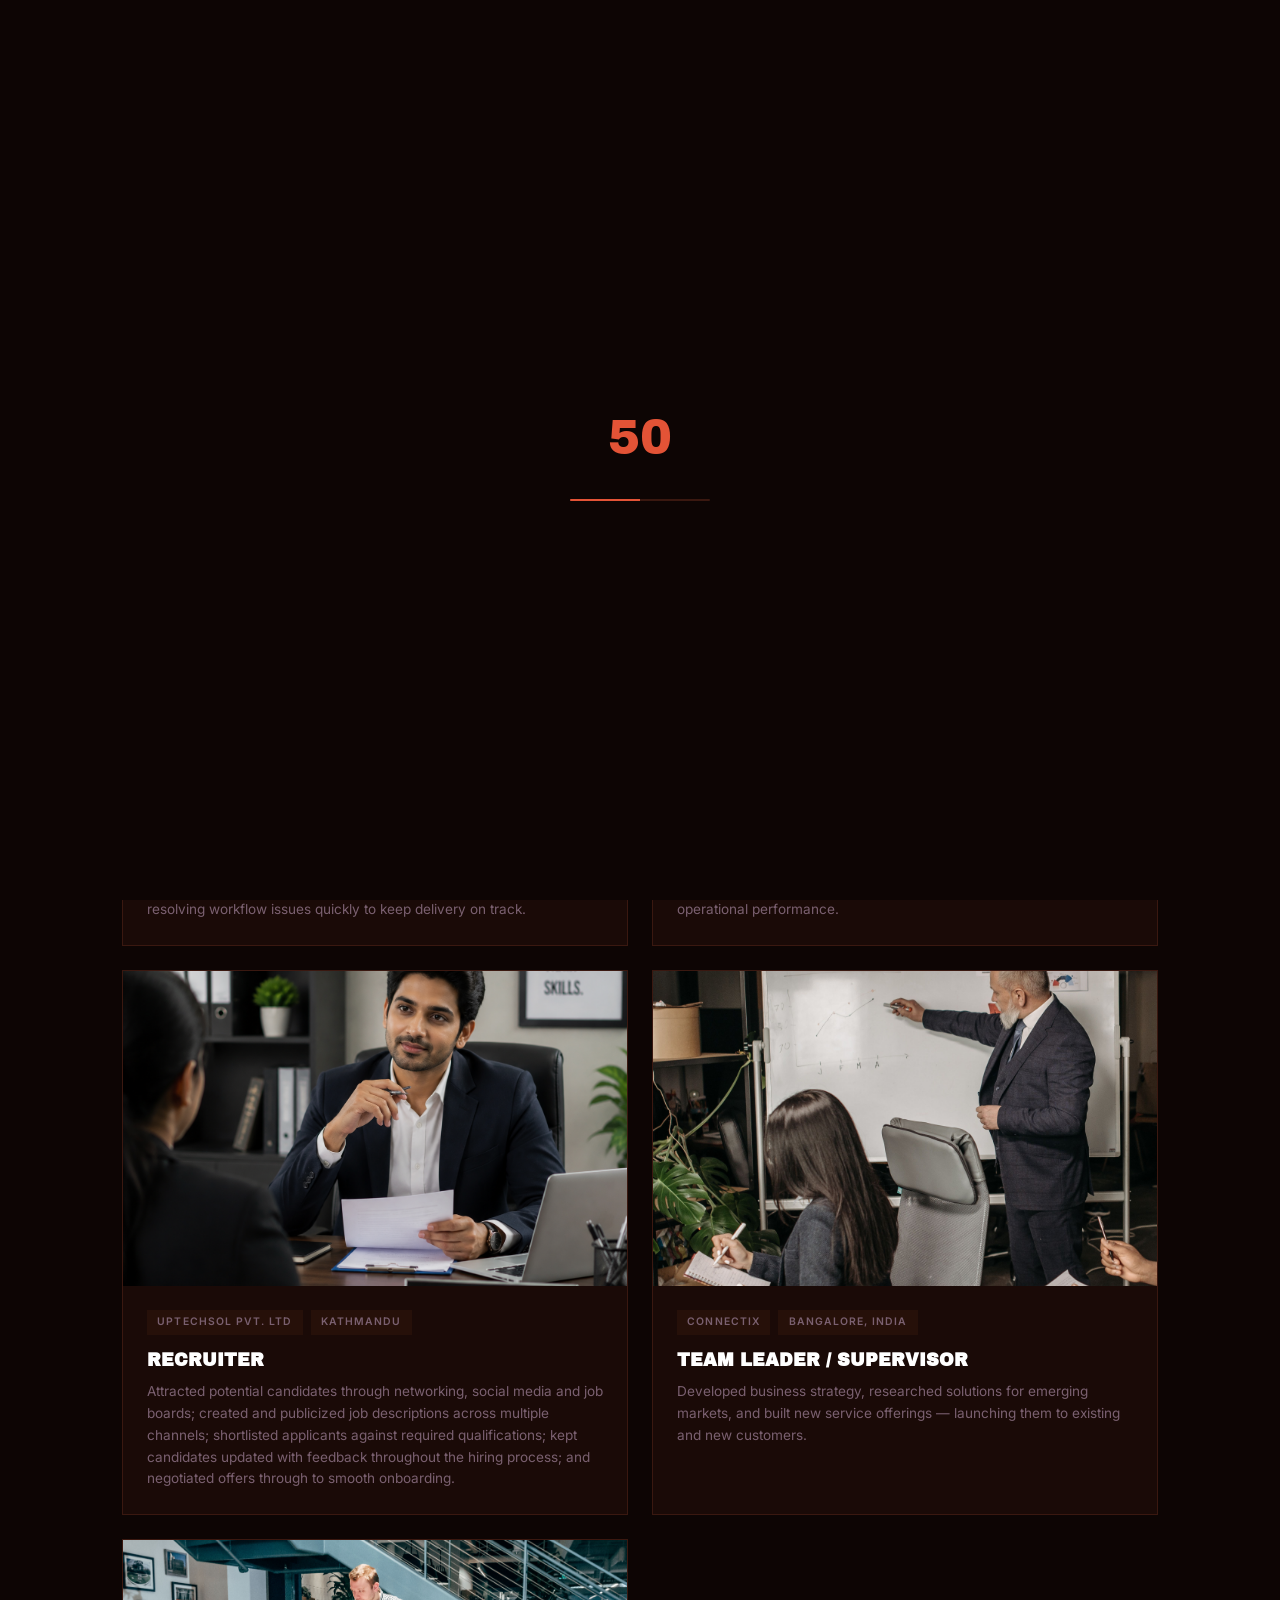
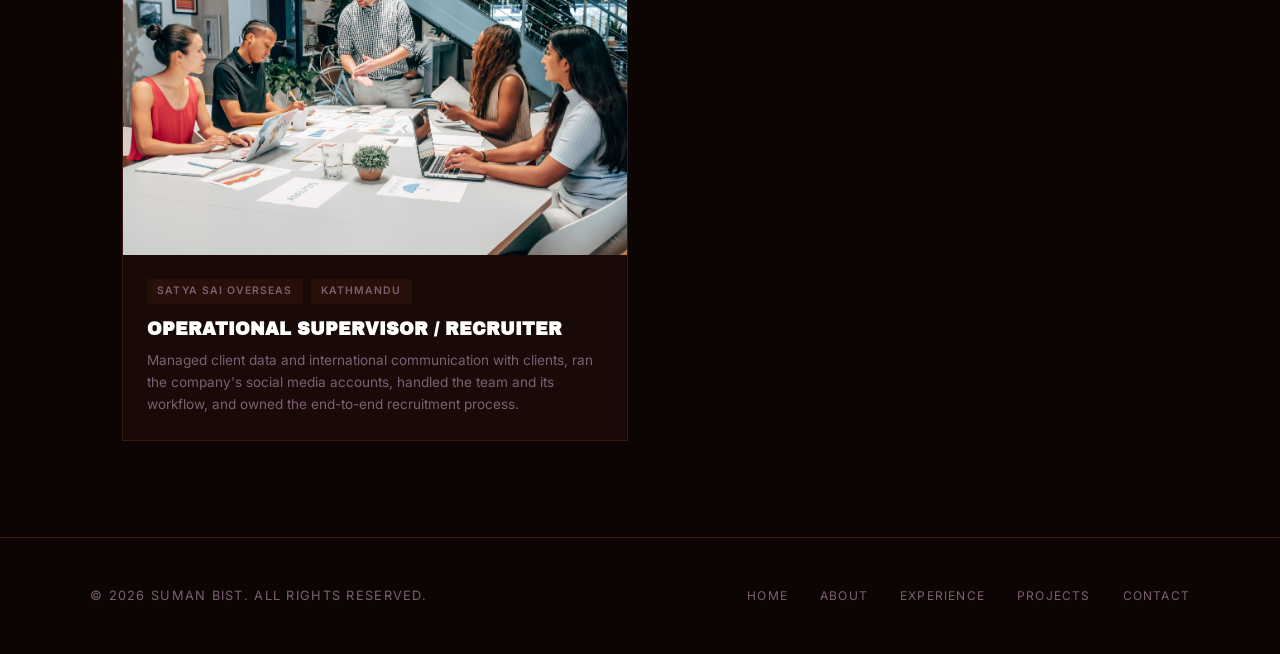
<file: experience.html>
<!DOCTYPE html>
<html lang="en">
<head>
    <meta charset="UTF-8">
    <meta name="viewport" content="width=device-width, initial-scale=1.0">
    <title>Experience | Suman Bist — Operational Supervisor, Recruiter & Social Media Manager</title>
    <link rel="preconnect" href="https://fonts.googleapis.com">
    <link rel="preconnect" href="https://fonts.gstatic.com" crossorigin>
    <link href="https://fonts.googleapis.com/css2?family=Archivo+Black&family=Inter:wght@300;400;500;600;700;900&family=Space+Grotesk:wght@400;500;600;700&display=swap" rel="stylesheet">
    <style>
        *, *::before, *::after { margin: 0; padding: 0; box-sizing: border-box; }

        :root {
            --bg-primary: #0d0504;
            --bg-surface: #1a0a07;
            --bg-elevated: #261009;
            --text-primary: #ffffff;
            --text-secondary: #9988A1;
            --text-muted: #7a6070;
            --accent: #E35336;
            --stroke: #3a1810;
        }

        html { scroll-behavior: smooth; }
        body { font-family: 'Inter', -apple-system, sans-serif; background: var(--bg-primary); color: var(--text-primary); overflow-x: hidden; line-height: 1.6; }
        ::-webkit-scrollbar { width: 4px; }
        ::-webkit-scrollbar-track { background: var(--bg-primary); }
        ::-webkit-scrollbar-thumb { background: var(--accent); border-radius: 2px; }

        .loader { position: fixed; inset: 0; z-index: 9999; background: var(--bg-primary); display: flex; flex-direction: column; align-items: center; justify-content: center; transition: opacity 0.6s ease, visibility 0.6s ease; }
        .loader.done { opacity: 0; visibility: hidden; pointer-events: none; }
        .loader-counter { font-family: 'Archivo Black', sans-serif; font-size: 3rem; color: var(--accent); }
        .loader-progress { width: 140px; height: 2px; background: var(--stroke); margin-top: 1.5rem; border-radius: 1px; overflow: hidden; }
        .loader-progress-bar { height: 100%; width: 0%; background: var(--accent); transition: width 0.1s linear; }

        .navbar { position: fixed; bottom: 1.5rem; left: 50%; transform: translateX(-50%); z-index: 100; display: flex; align-items: center; gap: 0.5rem; padding: 0.5rem 0.5rem 0.5rem 1.5rem; background: rgba(13, 5, 4, 0.9); backdrop-filter: blur(20px); border: 1px solid var(--stroke); border-radius: 100px; opacity: 0; transform: translateX(-50%) translateY(20px); transition: all 0.6s cubic-bezier(0.16, 1, 0.3, 1); }
        .navbar.visible { opacity: 1; transform: translateX(-50%) translateY(0); }
        .nav-logo { width: 36px; height: 36px; border-radius: 50%; background: var(--accent); display: flex; align-items: center; justify-content: center; font-family: 'Archivo Black', sans-serif; font-weight: 900; font-size: 0.75rem; color: var(--bg-primary); flex-shrink: 0; text-decoration: none; transition: transform 0.3s ease; }
        .nav-logo:hover { transform: scale(1.1); }
        .nav-tabs { position: relative; display: flex; align-items: center; gap: 2px; }
        .nav-pill { position: absolute; left: 0; top: 0; height: 100%; width: 0; background: rgba(227, 83, 54, 0.14); border-radius: 100px; will-change: transform, width; transition: transform 0.55s cubic-bezier(0.22, 1, 0.36, 1), width 0.55s cubic-bezier(0.22, 1, 0.36, 1); }
        .nav-tab { position: relative; z-index: 1; display: flex; align-items: center; gap: 7px; padding: 8px 12px; border-radius: 100px; color: var(--text-muted); text-decoration: none; font-size: 0.75rem; font-weight: 600; text-transform: uppercase; letter-spacing: 0.1em; transition: color 0.3s ease; }
        .nav-tab svg { width: 15px; height: 15px; flex-shrink: 0; transition: transform 0.5s cubic-bezier(0.34, 1.56, 0.64, 1), color 0.3s ease; }
        .nav-tab span { max-width: 0; opacity: 0; transform: translateY(8px); white-space: nowrap; overflow: hidden; transition: max-width 0.5s cubic-bezier(0.16, 1, 0.3, 1), opacity 0.35s ease, transform 0.5s cubic-bezier(0.16, 1, 0.3, 1); }
        .nav-tab:hover { color: var(--text-primary); }
        .nav-tab.active { color: var(--text-primary); }
        .nav-tab.active svg { color: var(--accent); transform: translateY(-2px) scale(1.12); }
        .nav-tab:hover span { max-width: 130px; opacity: 1; transform: translateY(0); }
        @media (prefers-reduced-motion: reduce) { .nav-pill, .nav-tab svg, .nav-tab span { transition: none; } }

        /* Page transitions */
        #siteWrap { will-change: transform, opacity; }
        body.page-enter #siteWrap { animation: pageIn 0.8s cubic-bezier(0.16, 1, 0.3, 1) both; }
        @keyframes pageIn {
            from { opacity: 0; transform: translateY(48px); }
            to { opacity: 1; transform: translateY(0); }
        }
        body.page-exit #siteWrap { opacity: 0; transform: translateY(-48px); transition: opacity 0.45s cubic-bezier(0.55, 0, 0.55, 0.2), transform 0.45s cubic-bezier(0.55, 0, 0.55, 0.2); }
        @media (prefers-reduced-motion: reduce) {
            body.page-enter #siteWrap { animation: none; }
            body.page-exit #siteWrap { transition: none; }
        }

        .theme-toggle { position: fixed; top: 1.25rem; right: 1.25rem; z-index: 101; width: 42px; height: 42px; border-radius: 50%; border: 1px solid var(--stroke); background: var(--bg-surface); color: var(--text-primary); display: flex; align-items: center; justify-content: center; cursor: pointer; transition: all 0.3s ease; }
        .theme-toggle:hover { border-color: var(--accent); color: var(--accent); transform: scale(1.08); }
        .theme-toggle svg { width: 18px; height: 18px; }
        .theme-toggle .icon-sun { display: none; }
        body.light-mode .theme-toggle .icon-sun { display: block; }
        body.light-mode .theme-toggle .icon-moon { display: none; }

        body.light-mode {
            --bg-primary: #FFF8F5;
            --bg-surface: #ffffff;
            --bg-elevated: #ffe9e2;
            --text-primary: #2b1210;
            --text-secondary: #6b5560;
            --text-muted: #a08893;
            --stroke: #f0dcd4;
        }
        body.light-mode .navbar { background: rgba(255, 248, 245, 0.9); }
        body.light-mode .mobile-menu { background: rgba(255, 248, 245, 0.97); }
        .nav-cta { padding: 0.6rem 1.4rem; background: transparent; color: var(--text-primary); border: 1px solid var(--text-muted); border-radius: 100px; font-size: 0.75rem; font-weight: 600; cursor: pointer; transition: all 0.3s ease; text-decoration: none; white-space: nowrap; text-transform: uppercase; letter-spacing: 0.1em; }
        .nav-cta:hover { border-color: var(--accent); color: var(--accent); }
        .nav-toggle { display: none; background: none; border: none; color: var(--text-primary); font-size: 1.5rem; cursor: pointer; padding: 0.5rem; }

        .page-header { padding: 8rem 2rem 3rem; text-align: center; }
        .page-header-label { display: inline-flex; align-items: center; gap: 12px; font-size: 0.75rem; letter-spacing: 3px; text-transform: uppercase; color: var(--accent); font-weight: 500; margin-bottom: 1.5rem; }
        .page-header-label::before, .page-header-label::after { content: ''; width: 36px; height: 1px; background: var(--accent); }
        .page-header h1 { font-family: 'Archivo Black', sans-serif; font-size: clamp(2.5rem, 6vw, 4.5rem); text-transform: uppercase; line-height: 1.05; margin-bottom: 1rem; }
        .page-header h1 em { font-style: normal; color: var(--accent); }

        .container { max-width: 1100px; margin: 0 auto; padding: 0 2rem; }

        .filters { display: flex; justify-content: center; gap: 0.75rem; margin-bottom: 3rem; flex-wrap: wrap; }
        .filter-btn { padding: 0.55rem 1.5rem; background: transparent; border: 1px solid var(--stroke); border-radius: 100px; color: var(--text-muted); font-size: 0.8rem; font-family: 'Inter', sans-serif; cursor: pointer; transition: all 0.3s ease; }
        .filter-btn.active, .filter-btn:hover { background: var(--accent); border-color: var(--accent); color: var(--bg-primary); }

        .projects-grid { display: grid; grid-template-columns: repeat(2, 1fr); gap: 1.5rem; padding-bottom: 4rem; }
        .project-card { background: var(--bg-surface); border: 1px solid var(--stroke); overflow: hidden; transition: all 0.5s cubic-bezier(0.16, 1, 0.3, 1); cursor: pointer; }
        .project-card:hover { transform: translateY(-5px); border-color: var(--accent); box-shadow: 0 20px 60px rgba(0, 0, 0, 0.4); }
        .project-card.hidden { display: none; }
        .project-thumb { width: 100%; aspect-ratio: 16/10; background: var(--bg-elevated); position: relative; overflow: hidden; }
        .project-thumb-inner { width: 100%; height: 100%; display: flex; align-items: center; justify-content: center; transition: transform 0.6s cubic-bezier(0.16, 1, 0.3, 1); }
        .project-thumb-inner img { width: 100%; height: 100%; object-fit: cover; object-position: center; display: block; }
        .project-card:hover .project-thumb-inner { transform: scale(1.05); }
        .project-thumb-placeholder { color: var(--text-muted); font-size: 0.85rem; }
        .project-overlay { position: absolute; inset: 0; background: rgba(13, 5, 4, 0.9); backdrop-filter: blur(6px); display: flex; flex-direction: column; align-items: center; justify-content: center; opacity: 0; transition: opacity 0.4s ease; }
        .project-card:hover .project-overlay { opacity: 1; }
        .project-overlay-category { font-size: 0.7rem; letter-spacing: 2px; text-transform: uppercase; color: var(--accent); margin-bottom: 6px; }
        .project-overlay h4 { font-family: 'Archivo Black', sans-serif; font-size: 1.3rem; margin-bottom: 14px; }
        .project-overlay-btn { padding: 9px 24px; background: var(--text-primary); color: var(--bg-primary); border-radius: 100px; font-size: 0.82rem; font-weight: 600; text-decoration: none; transition: all 0.3s ease; }
        .project-overlay-btn:hover { background: var(--accent); }
        .project-body { padding: 1.5rem; }
        .project-tags { display: flex; gap: 0.5rem; flex-wrap: wrap; margin-bottom: 0.75rem; }
        .project-tag { padding: 0.25rem 0.65rem; background: var(--bg-elevated); color: var(--text-muted); font-size: 0.65rem; font-weight: 600; text-transform: uppercase; letter-spacing: 0.1em; }
        .project-title { font-family: 'Archivo Black', sans-serif; font-size: 1.1rem; text-transform: uppercase; margin-bottom: 0.4rem; }
        .project-desc { font-size: 0.85rem; color: var(--text-muted); line-height: 1.6; }

        .footer { border-top: 1px solid var(--stroke); padding: 3rem 2rem; margin-top: 2rem; background: var(--bg-primary); }
        .footer-inner { max-width: 1100px; margin: 0 auto; display: flex; justify-content: space-between; align-items: center; flex-wrap: wrap; gap: 1.5rem; }
        .footer-text { font-size: 0.8rem; color: var(--text-muted); text-transform: uppercase; letter-spacing: 0.1em; }
        .footer-links { display: flex; gap: 2rem; }
        .footer-links a { font-size: 0.75rem; color: var(--text-muted); text-decoration: none; text-transform: uppercase; letter-spacing: 0.1em; transition: color 0.3s ease; }
        .footer-links a:hover { color: var(--accent); }

        .mobile-menu { display: none; position: fixed; inset: 0; z-index: 99; background: rgba(13, 5, 4, 0.97); backdrop-filter: blur(20px); flex-direction: column; align-items: center; justify-content: center; gap: 2rem; opacity: 0; visibility: hidden; transition: all 0.4s ease; }
        .mobile-menu.active { opacity: 1; visibility: visible; }
        .mobile-menu a { font-family: 'Archivo Black', sans-serif; font-size: 2rem; color: var(--text-primary); text-decoration: none; text-transform: uppercase; transition: color 0.3s ease; }
        .mobile-menu a:hover { color: var(--accent); }

        @media (max-width: 768px) {
            .nav-tabs, .nav-cta { display: none; }
            .nav-toggle { display: block; }
            .mobile-menu { display: flex; }
            .projects-grid { grid-template-columns: 1fr; }
        }
    </style>
</head>
<body>
    <script>if (localStorage.getItem('theme') === 'light') document.body.classList.add('light-mode');</script>
    <button class="theme-toggle" id="themeToggle" aria-label="Toggle light / dark mode">
        <svg class="icon-moon" viewBox="0 0 24 24" fill="none" stroke="currentColor" stroke-width="2" stroke-linecap="round" stroke-linejoin="round"><path d="M21 12.79A9 9 0 1 1 11.21 3 7 7 0 0 0 21 12.79z"/></svg>
        <svg class="icon-sun" viewBox="0 0 24 24" fill="none" stroke="currentColor" stroke-width="2" stroke-linecap="round" stroke-linejoin="round"><circle cx="12" cy="12" r="5"/><line x1="12" y1="1" x2="12" y2="3"/><line x1="12" y1="21" x2="12" y2="23"/><line x1="4.22" y1="4.22" x2="5.64" y2="5.64"/><line x1="18.36" y1="18.36" x2="19.78" y2="19.78"/><line x1="1" y1="12" x2="3" y2="12"/><line x1="21" y1="12" x2="23" y2="12"/><line x1="4.22" y1="19.78" x2="5.64" y2="18.36"/><line x1="18.36" y1="5.64" x2="19.78" y2="4.22"/></svg>
    </button>
    <div class="loader" id="loader">
        <div class="loader-counter" id="loaderCounter">000</div>
        <div class="loader-progress">
            <div class="loader-progress-bar" id="loaderProgress"></div>
        </div>
    </div>

    <div class="mobile-menu" id="mobileMenu">
        <a href="index.html" onclick="closeMobileMenu()">Home</a>
        <a href="about.html" onclick="closeMobileMenu()">About</a>
        <a href="experience.html" onclick="closeMobileMenu()">Experience</a>
        <a href="projects.html" onclick="closeMobileMenu()">Projects</a>
        <a href="contact.html" onclick="closeMobileMenu()">Contact</a>
    </div>

    <nav class="navbar" id="navbar">
        <a href="index.html" class="nav-logo">S</a>
        <div class="nav-tabs" id="navTabs">
            <span class="nav-pill" id="navPill"></span>
            <a href="index.html" class="nav-tab">
                <svg viewBox="0 0 24 24" fill="none" stroke="currentColor" stroke-width="2" stroke-linecap="round" stroke-linejoin="round"><path d="M3 9l9-7 9 7v11a2 2 0 0 1-2 2H5a2 2 0 0 1-2-2z"/><polyline points="9 22 9 12 15 12 15 22"/></svg>
                <span>Home</span>
            </a>
            <a href="about.html" class="nav-tab">
                <svg viewBox="0 0 24 24" fill="none" stroke="currentColor" stroke-width="2" stroke-linecap="round" stroke-linejoin="round"><path d="M20 21v-2a4 4 0 0 0-4-4H8a4 4 0 0 0-4 4v2"/><circle cx="12" cy="7" r="4"/></svg>
                <span>About</span>
            </a>
            <a href="experience.html" class="nav-tab active">
                <svg viewBox="0 0 24 24" fill="none" stroke="currentColor" stroke-width="2" stroke-linecap="round" stroke-linejoin="round"><rect x="2" y="7" width="20" height="14" rx="2"/><path d="M16 21V5a2 2 0 0 0-2-2h-4a2 2 0 0 0-2 2v16"/></svg>
                <span>Experience</span>
            </a>
            <a href="projects.html" class="nav-tab">
                <svg viewBox="0 0 24 24" fill="none" stroke="currentColor" stroke-width="2" stroke-linecap="round" stroke-linejoin="round"><path d="M22 19a2 2 0 0 1-2 2H4a2 2 0 0 1-2-2V5a2 2 0 0 1 2-2h5l2 3h9a2 2 0 0 1 2 2z"/></svg>
                <span>Projects</span>
            </a>
            <a href="contact.html" class="nav-tab">
                <svg viewBox="0 0 24 24" fill="none" stroke="currentColor" stroke-width="2" stroke-linecap="round" stroke-linejoin="round"><path d="M4 4h16c1.1 0 2 .9 2 2v12c0 1.1-.9 2-2 2H4c-1.1 0-2-.9-2-2V6c0-1.1.9-2 2-2z"/><polyline points="22,6 12,13 2,6"/></svg>
                <span>Contact</span>
            </a>
        </div>
        <a href="contact.html" class="nav-cta">Say Hi</a>
        <button class="nav-toggle" onclick="toggleMobileMenu()">
            <svg width="24" height="24" viewBox="0 0 24 24" fill="none" stroke="currentColor" stroke-width="2">
                <line x1="3" y1="6" x2="21" y2="6"/>
                <line x1="3" y1="12" x2="21" y2="12"/>
                <line x1="3" y1="18" x2="21" y2="18"/>
            </svg>
        </button>
    </nav>

    <div id="siteWrap">

    <div class="page-header">
        <div class="page-header-label">Career</div>
        <h1>Professional <em>Experience</em></h1>
    </div>

    <div class="container">
        <div class="filters">
            <button class="filter-btn active" data-filter="all">All</button>
            <button class="filter-btn" data-filter="ops">Operations</button>
            <button class="filter-btn" data-filter="rec">Recruitment</button>
            <button class="filter-btn" data-filter="strat">Strategy</button>
        </div>

        <div class="projects-grid">
            <div class="project-card" data-cat="ops">
                <div class="project-thumb">
                    <div class="project-thumb-inner">
                        <img src="team%20leader%20-%202.jpg" alt="Team Leader — Sarvasys Pvt. Ltd">
                    </div>
                    <div class="project-overlay">
                        <div class="project-overlay-category">2026 — Present</div>
                        <h4>Team Leader</h4>
                        <a href="contact.html" class="project-overlay-btn">Get in Touch</a>
                    </div>
                </div>
                <div class="project-body">
                    <div class="project-tags">
                        <span class="project-tag">Sarvasys Pvt. Ltd</span>
                        <span class="project-tag">Jawalakhel, Lalitpur</span>
                    </div>
                    <h3 class="project-title">Team Leader</h3>
                    <p class="project-desc">Leading day-to-day team operations and task allocation; setting clear targets and tracking progress against deadlines; monitoring individual and team performance with regular updates to management; coaching and mentoring members through feedback and on-the-job training; and resolving workflow issues quickly to keep delivery on track.</p>
                </div>
            </div>

            <div class="project-card" data-cat="ops">
                <div class="project-thumb">
                    <div class="project-thumb-inner">
                        <img src="operational%20supervisor.jpg" alt="Operational Supervisor / Recruiter — Uptechsys Pvt. Ltd">
                    </div>
                    <div class="project-overlay">
                        <div class="project-overlay-category">2021 — 2023</div>
                        <h4>Operational Supervisor / Recruiter</h4>
                        <a href="contact.html" class="project-overlay-btn">Get in Touch</a>
                    </div>
                </div>
                <div class="project-body">
                    <div class="project-tags">
                        <span class="project-tag">Uptechsys Pvt. Ltd</span>
                        <span class="project-tag">Kathmandu</span>
                    </div>
                    <h3 class="project-title">Operational Supervisor / Recruiter</h3>
                    <p class="project-desc">Managed daily operations for a smooth, efficient workflow; led and supervised the team with guidance, training and support; ensured compliance with regulations and company policies; publicized job openings across multiple channels; and delivered frequent reports on operational performance.</p>
                </div>
            </div>

            <div class="project-card" data-cat="rec">
                <div class="project-thumb">
                    <div class="project-thumb-inner">
                        <img src="Recuriter.png" alt="Recruiter — UpTechSol Pvt. Ltd">
                    </div>
                    <div class="project-overlay">
                        <div class="project-overlay-category">2019 — 2021</div>
                        <h4>Recruiter</h4>
                        <a href="contact.html" class="project-overlay-btn">Get in Touch</a>
                    </div>
                </div>
                <div class="project-body">
                    <div class="project-tags">
                        <span class="project-tag">UpTechSol Pvt. Ltd</span>
                        <span class="project-tag">Kathmandu</span>
                    </div>
                    <h3 class="project-title">Recruiter</h3>
                    <p class="project-desc">Attracted potential candidates through networking, social media and job boards; created and publicized job descriptions across multiple channels; shortlisted applicants against required qualifications; kept candidates updated with feedback throughout the hiring process; and negotiated offers through to smooth onboarding.</p>
                </div>
            </div>

            <div class="project-card" data-cat="strat">
                <div class="project-thumb">
                    <div class="project-thumb-inner">
                        <img src="Team%20Leader%20%20Supervisor.jpg" alt="Team Leader / Supervisor — Connectix">
                    </div>
                    <div class="project-overlay">
                        <div class="project-overlay-category">2018 — 2019</div>
                        <h4>Team Leader / Supervisor</h4>
                        <a href="contact.html" class="project-overlay-btn">Get in Touch</a>
                    </div>
                </div>
                <div class="project-body">
                    <div class="project-tags">
                        <span class="project-tag">Connectix</span>
                        <span class="project-tag">Bangalore, India</span>
                    </div>
                    <h3 class="project-title">Team Leader / Supervisor</h3>
                    <p class="project-desc">Developed business strategy, researched solutions for emerging markets, and built new service offerings — launching them to existing and new customers.</p>
                </div>
            </div>

            <div class="project-card" data-cat="ops">
                <div class="project-thumb">
                    <div class="project-thumb-inner">
                        <img src="satya%20sai%20overseas.jpg" alt="Operational Supervisor / Recruiter — Satya Sai Overseas">
                    </div>
                    <div class="project-overlay">
                        <div class="project-overlay-category">6 months</div>
                        <h4>Operational Supervisor / Recruiter</h4>
                        <a href="contact.html" class="project-overlay-btn">Get in Touch</a>
                    </div>
                </div>
                <div class="project-body">
                    <div class="project-tags">
                        <span class="project-tag">Satya Sai Overseas</span>
                        <span class="project-tag">Kathmandu</span>
                    </div>
                    <h3 class="project-title">Operational Supervisor / Recruiter</h3>
                    <p class="project-desc">Managed client data and international communication with clients, ran the company's social media accounts, handled the team and its workflow, and owned the end-to-end recruitment process.</p>
                </div>
            </div>
        </div>
    </div>
    </div>

    <footer class="footer">
        <div class="footer-inner">
            <p class="footer-text">&copy; 2026 Suman Bist. All rights reserved.</p>
            <div class="footer-links">
                <a href="index.html">Home</a>
                <a href="about.html">About</a>
                <a href="experience.html">Experience</a>
                <a href="projects.html">Projects</a>
                <a href="contact.html">Contact</a>
            </div>
        </div>
    </footer>

    <script>
        let loadProgress = 0;
        const loaderCounter = document.getElementById('loaderCounter');
        const loaderProgress = document.getElementById('loaderProgress');
        function tickLoader() {
            loadProgress += Math.random() * 12 + 4;
            if (loadProgress > 100) loadProgress = 100;
            loaderCounter.textContent = Math.floor(loadProgress);
            loaderProgress.style.width = loadProgress + '%';
            if (loadProgress < 100) {
                requestAnimationFrame(() => setTimeout(tickLoader, 40));
            } else {
                setTimeout(() => {
                    document.getElementById('loader').classList.add('done');
                    document.getElementById('navbar').classList.add('visible');
                }, 400);
            }
        }
        window.addEventListener('load', () => setTimeout(tickLoader, 200));

        // Theme
        document.getElementById('themeToggle').addEventListener('click', function() {
            document.body.classList.toggle('light-mode');
            localStorage.setItem('theme', document.body.classList.contains('light-mode') ? 'light' : 'dark');
        });

        // Page transitions
        document.addEventListener('click', function(e) {
            const a = e.target.closest('a');
            if (!a) return;
            const href = a.getAttribute('href') || '';
            if (!/\.html($|\?|#)/.test(href) || a.target === '_blank' || e.metaKey || e.ctrlKey || e.shiftKey) return;
            e.preventDefault();
            document.body.classList.add('page-exit');
            setTimeout(() => { window.location.href = href; }, 420);
        });

        // Tab bar pill
        const navPill = document.getElementById('navPill');
        let pillTransitionRaf = null;
        let pillSettleTimer = null;

        let hoveredTab = null;

        function tabTargetWidth(tab) {
            const span = tab.querySelector('span');
            if (!span || tab !== hoveredTab) return tab.offsetWidth;
            return tab.offsetWidth - span.offsetWidth + Math.min(span.scrollWidth, 130);
        }

        function moveNavPill(animated, tab) {
            const targetTab = tab || document.querySelector('.nav-tab.active');
            if (!navPill || !targetTab) return;
            const w = tabTargetWidth(targetTab) + 'px';
            const x = 'translate3d(' + targetTab.offsetLeft + 'px, 0, 0)';
            if (!animated) {
                if (pillTransitionRaf) cancelAnimationFrame(pillTransitionRaf);
                navPill.style.transition = 'none';
                navPill.style.width = w;
                navPill.style.transform = x;
                pillTransitionRaf = requestAnimationFrame(() => {
                    pillTransitionRaf = requestAnimationFrame(() => { navPill.style.transition = ''; });
                });
            } else if (navPill.style.width !== w || navPill.style.transform !== x) {
                navPill.style.width = w;
                navPill.style.transform = x;
            }
        }

        function moveNavPillAnimated(tab) {
            moveNavPill(true, tab);
            clearTimeout(pillSettleTimer);
            pillSettleTimer = setTimeout(() => moveNavPill(true, hoveredTab), 600);
        }

        moveNavPill(false);

        const navTabsEl = document.getElementById('navTabs');
        navTabsEl.querySelectorAll('.nav-tab').forEach(tab => {
            tab.addEventListener('mouseenter', () => {
                hoveredTab = tab;
                moveNavPillAnimated(tab);
            });
        });
        navTabsEl.addEventListener('mouseleave', () => {
            hoveredTab = null;
            moveNavPillAnimated();
        });

        let navResizeRaf = null;
        window.addEventListener('resize', () => {
            if (navResizeRaf) cancelAnimationFrame(navResizeRaf);
            navResizeRaf = requestAnimationFrame(() => moveNavPill(false, hoveredTab));
        });
        window.addEventListener('load', () => moveNavPill(false));

        function toggleMobileMenu() {
            document.getElementById('mobileMenu').classList.toggle('active');
            document.body.style.overflow = document.getElementById('mobileMenu').classList.contains('active') ? 'hidden' : '';
        }
        function closeMobileMenu() {
            document.getElementById('mobileMenu').classList.remove('active');
            document.body.style.overflow = '';
        }

        // Filter
        document.querySelectorAll('.filter-btn').forEach(btn => {
            btn.addEventListener('click', () => {
                document.querySelectorAll('.filter-btn').forEach(b => b.classList.remove('active'));
                btn.classList.add('active');
                const f = btn.dataset.filter;
                document.querySelectorAll('.project-card').forEach((card, i) => {
                    if (f === 'all' || card.dataset.cat === f) {
                        card.classList.remove('hidden');
                        card.style.opacity = '0';
                        card.style.transform = 'translateY(20px)';
                        setTimeout(() => {
                            card.style.transition = 'all 0.5s cubic-bezier(0.16, 1, 0.3, 1)';
                            card.style.opacity = '1';
                            card.style.transform = 'translateY(0)';
                        }, 60 + i * 50);
                    } else {
                        card.classList.add('hidden');
                    }
                });
            });
        });
    </script>
</body>
</html>
</file>
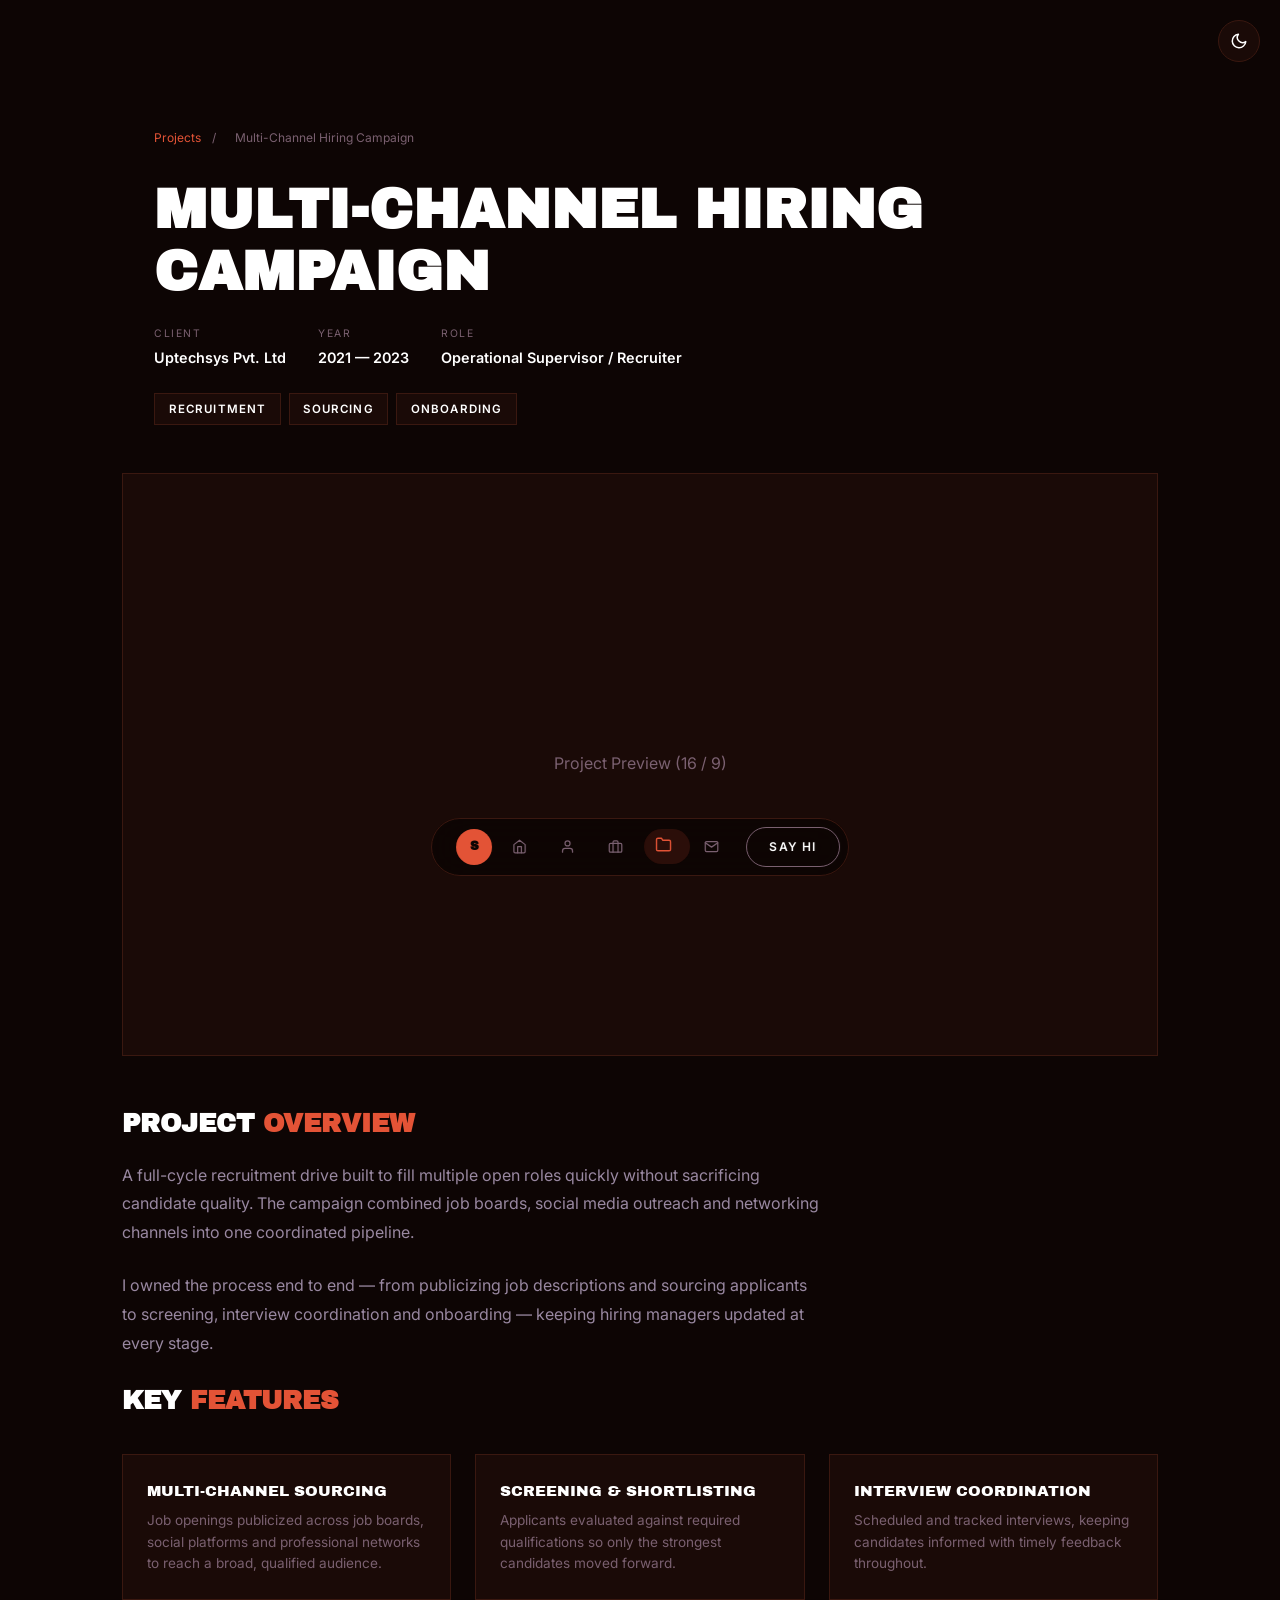
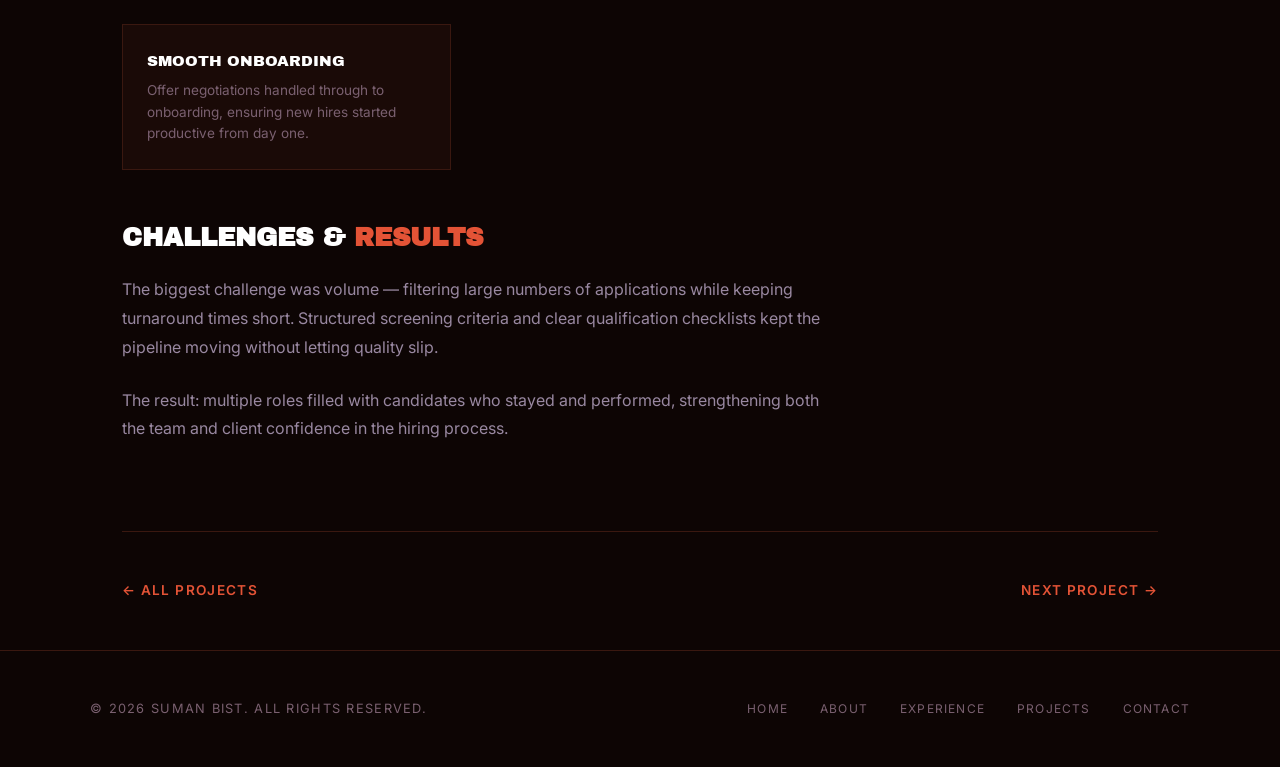
<file: project-detail.html>
<!DOCTYPE html>
<html lang="en">
<head>
    <meta charset="UTF-8">
    <meta name="viewport" content="width=device-width, initial-scale=1.0">
    <title>Project | Suman Bist — Operational Supervisor, Recruiter & Social Media Manager</title>
    <link rel="preconnect" href="https://fonts.googleapis.com">
    <link rel="preconnect" href="https://fonts.gstatic.com" crossorigin>
    <link href="https://fonts.googleapis.com/css2?family=Archivo+Black&family=Inter:wght@300;400;500;600;700;900&family=Space+Grotesk:wght@400;500;600;700&display=swap" rel="stylesheet">
    <style>
        *, *::before, *::after { margin: 0; padding: 0; box-sizing: border-box; }

        :root {
            --bg-primary: #0d0504;
            --bg-surface: #1a0a07;
            --bg-elevated: #261009;
            --text-primary: #ffffff;
            --text-secondary: #9988A1;
            --text-muted: #7a6070;
            --accent: #E35336;
            --stroke: #3a1810;
        }

        html { scroll-behavior: smooth; }
        body { font-family: 'Inter', -apple-system, sans-serif; background: var(--bg-primary); color: var(--text-primary); overflow-x: hidden; line-height: 1.6; }
        ::-webkit-scrollbar { width: 4px; }
        ::-webkit-scrollbar-track { background: var(--bg-primary); }
        ::-webkit-scrollbar-thumb { background: var(--accent); border-radius: 2px; }

        .loader { position: fixed; inset: 0; z-index: 9999; background: var(--bg-primary); display: flex; flex-direction: column; align-items: center; justify-content: center; transition: opacity 0.6s ease, visibility 0.6s ease; }
        .loader.done { opacity: 0; visibility: hidden; pointer-events: none; }
        .loader-counter { font-family: 'Archivo Black', sans-serif; font-size: 3rem; color: var(--accent); }
        .loader-progress { width: 140px; height: 2px; background: var(--stroke); margin-top: 1.5rem; border-radius: 1px; overflow: hidden; }
        .loader-progress-bar { height: 100%; width: 0%; background: var(--accent); transition: width 0.1s linear; }

        .navbar { position: fixed; bottom: 1.5rem; left: 50%; transform: translateX(-50%); z-index: 100; display: flex; align-items: center; gap: 0.5rem; padding: 0.5rem 0.5rem 0.5rem 1.5rem; background: rgba(13, 5, 4, 0.9); backdrop-filter: blur(20px); border: 1px solid var(--stroke); border-radius: 100px; opacity: 0; transform: translateX(-50%) translateY(20px); transition: all 0.6s cubic-bezier(0.16, 1, 0.3, 1); }
        .navbar.visible { opacity: 1; transform: translateX(-50%) translateY(0); }
        .nav-logo { width: 36px; height: 36px; border-radius: 50%; background: var(--accent); display: flex; align-items: center; justify-content: center; font-family: 'Archivo Black', sans-serif; font-weight: 900; font-size: 0.75rem; color: var(--bg-primary); flex-shrink: 0; text-decoration: none; transition: transform 0.3s ease; }
        .nav-logo:hover { transform: scale(1.1); }
        .nav-tabs { position: relative; display: flex; align-items: center; gap: 2px; }
        .nav-pill { position: absolute; left: 0; top: 0; height: 100%; width: 0; background: rgba(227, 83, 54, 0.14); border-radius: 100px; will-change: transform, width; transition: transform 0.55s cubic-bezier(0.22, 1, 0.36, 1), width 0.55s cubic-bezier(0.22, 1, 0.36, 1); }
        .nav-tab { position: relative; z-index: 1; display: flex; align-items: center; gap: 7px; padding: 8px 12px; border-radius: 100px; color: var(--text-muted); text-decoration: none; font-size: 0.75rem; font-weight: 600; text-transform: uppercase; letter-spacing: 0.1em; transition: color 0.3s ease; }
        .nav-tab svg { width: 15px; height: 15px; flex-shrink: 0; transition: transform 0.5s cubic-bezier(0.34, 1.56, 0.64, 1), color 0.3s ease; }
        .nav-tab span { max-width: 0; opacity: 0; transform: translateY(8px); white-space: nowrap; overflow: hidden; transition: max-width 0.5s cubic-bezier(0.16, 1, 0.3, 1), opacity 0.35s ease, transform 0.5s cubic-bezier(0.16, 1, 0.3, 1); }
        .nav-tab:hover { color: var(--text-primary); }
        .nav-tab.active { color: var(--text-primary); }
        .nav-tab.active svg { color: var(--accent); transform: translateY(-2px) scale(1.12); }
        .nav-tab:hover span { max-width: 130px; opacity: 1; transform: translateY(0); }
        @media (prefers-reduced-motion: reduce) { .nav-pill, .nav-tab svg, .nav-tab span { transition: none; } }

        /* Page transitions */
        #siteWrap { will-change: transform, opacity; }
        body.page-enter #siteWrap { animation: pageIn 0.8s cubic-bezier(0.16, 1, 0.3, 1) both; }
        @keyframes pageIn {
            from { opacity: 0; transform: translateY(48px); }
            to { opacity: 1; transform: translateY(0); }
        }
        body.page-exit #siteWrap { opacity: 0; transform: translateY(-48px); transition: opacity 0.45s cubic-bezier(0.55, 0, 0.55, 0.2), transform 0.45s cubic-bezier(0.55, 0, 0.55, 0.2); }
        @media (prefers-reduced-motion: reduce) {
            body.page-enter #siteWrap { animation: none; }
            body.page-exit #siteWrap { transition: none; }
        }

        .theme-toggle { position: fixed; top: 1.25rem; right: 1.25rem; z-index: 101; width: 42px; height: 42px; border-radius: 50%; border: 1px solid var(--stroke); background: var(--bg-surface); color: var(--text-primary); display: flex; align-items: center; justify-content: center; cursor: pointer; transition: all 0.3s ease; }
        .theme-toggle:hover { border-color: var(--accent); color: var(--accent); transform: scale(1.08); }
        .theme-toggle svg { width: 18px; height: 18px; }
        .theme-toggle .icon-sun { display: none; }
        body.light-mode .theme-toggle .icon-sun { display: block; }
        body.light-mode .theme-toggle .icon-moon { display: none; }

        body.light-mode {
            --bg-primary: #FFF8F5;
            --bg-surface: #ffffff;
            --bg-elevated: #ffe9e2;
            --text-primary: #2b1210;
            --text-secondary: #6b5560;
            --text-muted: #a08893;
            --stroke: #f0dcd4;
        }
        body.light-mode .navbar { background: rgba(255, 248, 245, 0.9); }
        body.light-mode .mobile-menu { background: rgba(255, 248, 245, 0.97); }
        .nav-cta { padding: 0.6rem 1.4rem; background: transparent; color: var(--text-primary); border: 1px solid var(--text-muted); border-radius: 100px; font-size: 0.75rem; font-weight: 600; cursor: pointer; transition: all 0.3s ease; text-decoration: none; white-space: nowrap; text-transform: uppercase; letter-spacing: 0.1em; }
        .nav-cta:hover { border-color: var(--accent); color: var(--accent); }
        .nav-toggle { display: none; background: none; border: none; color: var(--text-primary); font-size: 1.5rem; cursor: pointer; padding: 0.5rem; }

        .container { max-width: 1100px; margin: 0 auto; padding: 0 2rem; }

        .project-hero { padding: 8rem 2rem 3rem; }
        .project-hero-breadcrumb { font-size: 0.75rem; color: var(--text-muted); margin-bottom: 2rem; }
        .project-hero-breadcrumb a { color: var(--accent); text-decoration: none; }
        .project-hero-breadcrumb span { margin: 0 0.5rem; }
        .project-hero h1 { font-family: 'Archivo Black', sans-serif; font-size: clamp(2rem, 5vw, 3.5rem); text-transform: uppercase; line-height: 1.1; margin-bottom: 1.5rem; }
        .project-hero-meta { display: flex; gap: 2rem; flex-wrap: wrap; margin-bottom: 1.5rem; }
        .project-meta-item { display: flex; flex-direction: column; }
        .project-meta-label { font-size: 0.65rem; color: var(--text-muted); text-transform: uppercase; letter-spacing: 0.15em; margin-bottom: 0.2rem; }
        .project-meta-value { font-size: 0.9rem; font-weight: 600; }
        .project-hero-tags { display: flex; gap: 0.5rem; flex-wrap: wrap; }
        .project-hero-tag { padding: 0.35rem 0.85rem; background: var(--bg-surface); border: 1px solid var(--stroke); font-size: 0.72rem; font-weight: 600; text-transform: uppercase; letter-spacing: 0.1em; }

        .project-image { width: 100%; aspect-ratio: 16/9; background: var(--bg-surface); border: 1px solid var(--stroke); margin-bottom: 3rem; display: flex; align-items: center; justify-content: center; color: var(--text-muted); }

        .project-content { padding-bottom: 4rem; }
        .project-content h2 { font-family: 'Archivo Black', sans-serif; font-size: 1.6rem; text-transform: uppercase; margin-bottom: 1rem; }
        .project-content h2 em { font-style: normal; color: var(--accent); }
        .project-content p { color: var(--text-secondary); line-height: 1.8; margin-bottom: 1.5rem; max-width: 700px; }

        .project-features { display: grid; grid-template-columns: repeat(auto-fit, minmax(250px, 1fr)); gap: 1.5rem; margin: 2rem 0 3rem; }
        .project-feature { padding: 1.5rem; background: var(--bg-surface); border: 1px solid var(--stroke); }
        .project-feature-title { font-family: 'Archivo Black', sans-serif; font-size: 0.95rem; text-transform: uppercase; margin-bottom: 0.4rem; }
        .project-feature-desc { font-size: 0.85rem; color: var(--text-muted); line-height: 1.6; }

        .project-nav { display: flex; justify-content: space-between; padding: 3rem 0; border-top: 1px solid var(--stroke); }
        .project-nav a { font-size: 0.85rem; color: var(--accent); text-decoration: none; font-weight: 600; text-transform: uppercase; letter-spacing: 0.1em; transition: opacity 0.3s ease; }
        .project-nav a:hover { opacity: 0.7; }

        .footer { border-top: 1px solid var(--stroke); padding: 3rem 2rem; background: var(--bg-primary); }
        .footer-inner { max-width: 1100px; margin: 0 auto; display: flex; justify-content: space-between; align-items: center; flex-wrap: wrap; gap: 1.5rem; }
        .footer-text { font-size: 0.8rem; color: var(--text-muted); text-transform: uppercase; letter-spacing: 0.1em; }
        .footer-links { display: flex; gap: 2rem; }
        .footer-links a { font-size: 0.75rem; color: var(--text-muted); text-decoration: none; text-transform: uppercase; letter-spacing: 0.1em; transition: color 0.3s ease; }
        .footer-links a:hover { color: var(--accent); }

        .mobile-menu { display: none; position: fixed; inset: 0; z-index: 99; background: rgba(13, 5, 4, 0.97); backdrop-filter: blur(20px); flex-direction: column; align-items: center; justify-content: center; gap: 2rem; opacity: 0; visibility: hidden; transition: all 0.4s ease; }
        .mobile-menu.active { opacity: 1; visibility: visible; }
        .mobile-menu a { font-family: 'Archivo Black', sans-serif; font-size: 2rem; color: var(--text-primary); text-decoration: none; text-transform: uppercase; transition: color 0.3s ease; }
        .mobile-menu a:hover { color: var(--accent); }

        @media (max-width: 768px) {
            .nav-tabs, .nav-cta { display: none; }
            .nav-toggle { display: block; }
            .mobile-menu { display: flex; }
        }
    </style>
</head>
<body>
    <script>if (localStorage.getItem('theme') === 'light') document.body.classList.add('light-mode');</script>
    <button class="theme-toggle" id="themeToggle" aria-label="Toggle light / dark mode">
        <svg class="icon-moon" viewBox="0 0 24 24" fill="none" stroke="currentColor" stroke-width="2" stroke-linecap="round" stroke-linejoin="round"><path d="M21 12.79A9 9 0 1 1 11.21 3 7 7 0 0 0 21 12.79z"/></svg>
        <svg class="icon-sun" viewBox="0 0 24 24" fill="none" stroke="currentColor" stroke-width="2" stroke-linecap="round" stroke-linejoin="round"><circle cx="12" cy="12" r="5"/><line x1="12" y1="1" x2="12" y2="3"/><line x1="12" y1="21" x2="12" y2="23"/><line x1="4.22" y1="4.22" x2="5.64" y2="5.64"/><line x1="18.36" y1="18.36" x2="19.78" y2="19.78"/><line x1="1" y1="12" x2="3" y2="12"/><line x1="21" y1="12" x2="23" y2="12"/><line x1="4.22" y1="19.78" x2="5.64" y2="18.36"/><line x1="18.36" y1="5.64" x2="19.78" y2="4.22"/></svg>
    </button>
    <div class="loader" id="loader">
        <div class="loader-counter" id="loaderCounter">000</div>
        <div class="loader-progress">
            <div class="loader-progress-bar" id="loaderProgress"></div>
        </div>
    </div>

    <div class="mobile-menu" id="mobileMenu">
        <a href="index.html" onclick="closeMobileMenu()">Home</a>
        <a href="about.html" onclick="closeMobileMenu()">About</a>
        <a href="experience.html" onclick="closeMobileMenu()">Experience</a>
        <a href="projects.html" onclick="closeMobileMenu()">Projects</a>
        <a href="contact.html" onclick="closeMobileMenu()">Contact</a>
    </div>

    <nav class="navbar" id="navbar">
        <a href="index.html" class="nav-logo">S</a>
        <div class="nav-tabs" id="navTabs">
            <span class="nav-pill" id="navPill"></span>
            <a href="index.html" class="nav-tab">
                <svg viewBox="0 0 24 24" fill="none" stroke="currentColor" stroke-width="2" stroke-linecap="round" stroke-linejoin="round"><path d="M3 9l9-7 9 7v11a2 2 0 0 1-2 2H5a2 2 0 0 1-2-2z"/><polyline points="9 22 9 12 15 12 15 22"/></svg>
                <span>Home</span>
            </a>
            <a href="about.html" class="nav-tab">
                <svg viewBox="0 0 24 24" fill="none" stroke="currentColor" stroke-width="2" stroke-linecap="round" stroke-linejoin="round"><path d="M20 21v-2a4 4 0 0 0-4-4H8a4 4 0 0 0-4 4v2"/><circle cx="12" cy="7" r="4"/></svg>
                <span>About</span>
            </a>
            <a href="experience.html" class="nav-tab">
                <svg viewBox="0 0 24 24" fill="none" stroke="currentColor" stroke-width="2" stroke-linecap="round" stroke-linejoin="round"><rect x="2" y="7" width="20" height="14" rx="2"/><path d="M16 21V5a2 2 0 0 0-2-2h-4a2 2 0 0 0-2 2v16"/></svg>
                <span>Experience</span>
            </a>
            <a href="projects.html" class="nav-tab active">
                <svg viewBox="0 0 24 24" fill="none" stroke="currentColor" stroke-width="2" stroke-linecap="round" stroke-linejoin="round"><path d="M22 19a2 2 0 0 1-2 2H4a2 2 0 0 1-2-2V5a2 2 0 0 1 2-2h5l2 3h9a2 2 0 0 1 2 2z"/></svg>
                <span>Projects</span>
            </a>
            <a href="contact.html" class="nav-tab">
                <svg viewBox="0 0 24 24" fill="none" stroke="currentColor" stroke-width="2" stroke-linecap="round" stroke-linejoin="round"><path d="M4 4h16c1.1 0 2 .9 2 2v12c0 1.1-.9 2-2 2H4c-1.1 0-2-.9-2-2V6c0-1.1.9-2 2-2z"/><polyline points="22,6 12,13 2,6"/></svg>
                <span>Contact</span>
            </a>
        </div>
        <a href="contact.html" class="nav-cta">Say Hi</a>
        <button class="nav-toggle" onclick="toggleMobileMenu()">
            <svg width="24" height="24" viewBox="0 0 24 24" fill="none" stroke="currentColor" stroke-width="2">
                <line x1="3" y1="6" x2="21" y2="6"/>
                <line x1="3" y1="12" x2="21" y2="12"/>
                <line x1="3" y1="18" x2="21" y2="18"/>
            </svg>
        </button>
    </nav>

    <div id="siteWrap">
    <div class="container">
        <div class="project-hero">
            <div class="project-hero-breadcrumb">
                <a href="projects.html">Projects</a>
                <span>/</span>
                <span id="crumbTitle">Project</span>
            </div>
            <h1 id="projTitle">Project</h1>
            <div class="project-hero-meta">
                <div class="project-meta-item">
                    <span class="project-meta-label">Client</span>
                    <span class="project-meta-value" id="metaClient">—</span>
                </div>
                <div class="project-meta-item">
                    <span class="project-meta-label">Year</span>
                    <span class="project-meta-value" id="metaYear">—</span>
                </div>
                <div class="project-meta-item">
                    <span class="project-meta-label">Role</span>
                    <span class="project-meta-value" id="metaRole">—</span>
                </div>
            </div>
            <div class="project-hero-tags" id="tagWrap"></div>
        </div>

        <div class="project-image">
            <span>Project Preview (16 / 9)</span>
        </div>

        <div class="project-content">
            <h2>Project <em>Overview</em></h2>
            <div id="overviewWrap"></div>

            <h2>Key <em>Features</em></h2>
            <div class="project-features" id="featureWrap"></div>

            <h2>Challenges &amp; <em>Results</em></h2>
            <div id="challengeWrap"></div>
        </div>

        <div class="project-nav">
            <a href="projects.html">&larr; All Projects</a>
            <a href="#" id="nextLink">Next Project &rarr;</a>
        </div>
    </div>
    </div>

    <footer class="footer">
        <div class="footer-inner">
            <p class="footer-text">&copy; 2026 Suman Bist. All rights reserved.</p>
            <div class="footer-links">
                <a href="index.html">Home</a>
                <a href="about.html">About</a>
                <a href="experience.html">Experience</a>
                <a href="projects.html">Projects</a>
                <a href="contact.html">Contact</a>
            </div>
        </div>
    </footer>

    <script>
        let loadProgress = 0;
        const loaderCounter = document.getElementById('loaderCounter');
        const loaderProgress = document.getElementById('loaderProgress');
        function tickLoader() {
            loadProgress += Math.random() * 12 + 4;
            if (loadProgress > 100) loadProgress = 100;
            loaderCounter.textContent = Math.floor(loadProgress);
            loaderProgress.style.width = loadProgress + '%';
            if (loadProgress < 100) {
                requestAnimationFrame(() => setTimeout(tickLoader, 40));
            } else {
                setTimeout(() => {
                    document.getElementById('loader').classList.add('done');
                    document.getElementById('navbar').classList.add('visible');
                }, 400);
            }
        }
        window.addEventListener('load', () => setTimeout(tickLoader, 200));

        // Theme
        document.getElementById('themeToggle').addEventListener('click', function() {
            document.body.classList.toggle('light-mode');
            localStorage.setItem('theme', document.body.classList.contains('light-mode') ? 'light' : 'dark');
        });

        // Project data
        const PROJECTS = {
            'hiring-campaign': {
                title: 'Multi-Channel Hiring Campaign',
                client: 'Uptechsys Pvt. Ltd',
                year: '2021 — 2023',
                role: 'Operational Supervisor / Recruiter',
                tags: ['Recruitment', 'Sourcing', 'Onboarding'],
                overview: [
                    'A full-cycle recruitment drive built to fill multiple open roles quickly without sacrificing candidate quality. The campaign combined job boards, social media outreach and networking channels into one coordinated pipeline.',
                    'I owned the process end to end — from publicizing job descriptions and sourcing applicants to screening, interview coordination and onboarding — keeping hiring managers updated at every stage.'
                ],
                features: [
                    { t: 'Multi-Channel Sourcing', d: 'Job openings publicized across job boards, social platforms and professional networks to reach a broad, qualified audience.' },
                    { t: 'Screening & Shortlisting', d: 'Applicants evaluated against required qualifications so only the strongest candidates moved forward.' },
                    { t: 'Interview Coordination', d: 'Scheduled and tracked interviews, keeping candidates informed with timely feedback throughout.' },
                    { t: 'Smooth Onboarding', d: 'Offer negotiations handled through to onboarding, ensuring new hires started productive from day one.' }
                ],
                challenges: [
                    'The biggest challenge was volume — filtering large numbers of applications while keeping turnaround times short. Structured screening criteria and clear qualification checklists kept the pipeline moving without letting quality slip.',
                    'The result: multiple roles filled with candidates who stayed and performed, strengthening both the team and client confidence in the hiring process.'
                ]
            },
            'social-growth': {
                title: 'Social Media Brand Growth',
                client: 'Satya Sai Overseas',
                year: '6 Months',
                role: 'Social Media Manager',
                tags: ['Social Media', 'Content', 'Branding'],
                overview: [
                    'Ran the company\'s social media presence end to end — building the content calendar, creating posts and managing outreach — to grow brand visibility among clients and candidates alike.',
                    'The project supported both sides of the business: attracting international clients while simultaneously feeding the recruitment pipeline with interested applicants.'
                ],
                features: [
                    { t: 'Content Calendar', d: 'A consistent posting schedule aligned with business goals and audience activity.' },
                    { t: 'Brand Visibility', d: 'Positioned the company as a credible overseas recruitment partner through regular, professional content.' },
                    { t: 'Dual Audience Growth', d: 'Content crafted to engage potential clients and job seekers at the same time.' },
                    { t: 'Outreach & Engagement', d: 'Active community management turned followers into enquiries and enquiries into placements.' }
                ],
                challenges: [
                    'Balancing two very different audiences — corporate clients and job seekers — required careful message framing. Segmenting content by audience intent solved it, and engagement grew steadily month over month.'
                ]
            },
            'ops-reporting': {
                title: 'Daily Operations Reporting System',
                client: 'Uptechsys Pvt. Ltd',
                year: '2021 — 2023',
                role: 'Operational Supervisor',
                tags: ['Operations', 'Reporting', 'Leadership'],
                overview: [
                    'Designed and ran a daily operational reporting system that gave leadership a clear, real-time view of team performance and workflow health.',
                    'Frequent performance reports highlighted key indicators and areas for improvement, turning raw activity data into decisions.'
                ],
                features: [
                    { t: 'Daily Performance Reports', d: 'Frequent reports summarising team output, blockers and wins for leadership review.' },
                    { t: 'Key Indicators', d: 'Tracked the metrics that mattered — throughput, quality and turnaround times.' },
                    { t: 'Improvement Loops', d: 'Every report flagged areas for improvement, with follow-up actions assigned and tracked.' },
                    { t: 'Compliance Monitoring', d: 'Ensured day-to-day operations stayed aligned with regulations and company policies.' }
                ],
                challenges: [
                    'Getting accurate, on-time data from a busy team was the hardest part. Standardising how information was collected — and making reporting part of the daily routine rather than an extra task — made the system stick.'
                ]
            },
            'jd-playbook': {
                title: 'Standardized Job Description Playbook',
                client: 'UpTechSol',
                year: '2019 — 2021',
                role: 'Recruiter / IT Recruiter',
                tags: ['Recruitment', 'Documentation', 'Process'],
                overview: [
                    'Created a standardized playbook of job descriptions used across all open roles — clear, consistent and written to attract the right candidates, not just more candidates.',
                    'Each description was publicized across multiple channels, dramatically widening the reach of every opening.'
                ],
                features: [
                    { t: 'Standardized Templates', d: 'Consistent structure and tone across every role made postings faster to produce and easier to read.' },
                    { t: 'Qualification-Focused', d: 'Clear required qualifications upfront reduced unqualified applications and sped up shortlisting.' },
                    { t: 'Multi-Channel Publicization', d: 'Descriptions distributed across job boards, social media and networks for maximum reach.' },
                    { t: 'Reusable Framework', d: 'New roles could be drafted and live within hours instead of days.' }
                ],
                challenges: [
                    'Different roles needed different emphasis while keeping one consistent employer voice. Building modular description blocks — fixed company sections plus role-specific inserts — solved consistency and speed in one go.'
                ]
            }
        };

        const order = Object.keys(PROJECTS);
        const slug = new URLSearchParams(window.location.search).get('p');
        const key = PROJECTS[slug] ? slug : order[0];
        const p = PROJECTS[key];

        document.title = p.title + ' | Suman Bist';
        document.getElementById('crumbTitle').textContent = p.title;
        document.getElementById('projTitle').textContent = p.title;
        document.getElementById('metaClient').textContent = p.client;
        document.getElementById('metaYear').textContent = p.year;
        document.getElementById('metaRole').textContent = p.role;
        document.getElementById('tagWrap').innerHTML = p.tags.map(t => '<span class="project-hero-tag">' + t + '</span>').join('');
        document.getElementById('overviewWrap').innerHTML = p.overview.map(t => '<p>' + t + '</p>').join('');
        document.getElementById('featureWrap').innerHTML = p.features.map(f => '<div class="project-feature"><div class="project-feature-title">' + f.t + '</div><div class="project-feature-desc">' + f.d + '</div></div>').join('');
        document.getElementById('challengeWrap').innerHTML = p.challenges.map(t => '<p>' + t + '</p>').join('');

        const nextKey = order[(order.indexOf(key) + 1) % order.length];
        document.getElementById('nextLink').href = 'project-detail.html?p=' + nextKey;

        // Page transitions
        document.addEventListener('click', function(e) {
            const a = e.target.closest('a');
            if (!a) return;
            const href = a.getAttribute('href') || '';
            if (!/\.html($|\?|#)/.test(href) || a.target === '_blank' || e.metaKey || e.ctrlKey || e.shiftKey) return;
            e.preventDefault();
            document.body.classList.add('page-exit');
            setTimeout(() => { window.location.href = href; }, 420);
        });

        // Tab bar pill
        const navPill = document.getElementById('navPill');
        let pillTransitionRaf = null;
        let pillSettleTimer = null;

        let hoveredTab = null;

        function tabTargetWidth(tab) {
            const span = tab.querySelector('span');
            if (!span || tab !== hoveredTab) return tab.offsetWidth;
            return tab.offsetWidth - span.offsetWidth + Math.min(span.scrollWidth, 130);
        }

        function moveNavPill(animated, tab) {
            const targetTab = tab || document.querySelector('.nav-tab.active');
            if (!navPill || !targetTab) return;
            const w = tabTargetWidth(targetTab) + 'px';
            const x = 'translate3d(' + targetTab.offsetLeft + 'px, 0, 0)';
            if (!animated) {
                if (pillTransitionRaf) cancelAnimationFrame(pillTransitionRaf);
                navPill.style.transition = 'none';
                navPill.style.width = w;
                navPill.style.transform = x;
                pillTransitionRaf = requestAnimationFrame(() => {
                    pillTransitionRaf = requestAnimationFrame(() => { navPill.style.transition = ''; });
                });
            } else if (navPill.style.width !== w || navPill.style.transform !== x) {
                navPill.style.width = w;
                navPill.style.transform = x;
            }
        }

        function moveNavPillAnimated(tab) {
            moveNavPill(true, tab);
            clearTimeout(pillSettleTimer);
            pillSettleTimer = setTimeout(() => moveNavPill(true, hoveredTab), 600);
        }

        moveNavPill(false);

        const navTabsEl = document.getElementById('navTabs');
        navTabsEl.querySelectorAll('.nav-tab').forEach(tab => {
            tab.addEventListener('mouseenter', () => {
                hoveredTab = tab;
                moveNavPillAnimated(tab);
            });
        });
        navTabsEl.addEventListener('mouseleave', () => {
            hoveredTab = null;
            moveNavPillAnimated();
        });

        let navResizeRaf = null;
        window.addEventListener('resize', () => {
            if (navResizeRaf) cancelAnimationFrame(navResizeRaf);
            navResizeRaf = requestAnimationFrame(() => moveNavPill(false, hoveredTab));
        });
        window.addEventListener('load', () => moveNavPill(false));

        function toggleMobileMenu() {
            document.getElementById('mobileMenu').classList.toggle('active');
            document.body.style.overflow = document.getElementById('mobileMenu').classList.contains('active') ? 'hidden' : '';
        }
        function closeMobileMenu() {
            document.getElementById('mobileMenu').classList.remove('active');
            document.body.style.overflow = '';
        }
    </script>
</body>
</html>
</file>
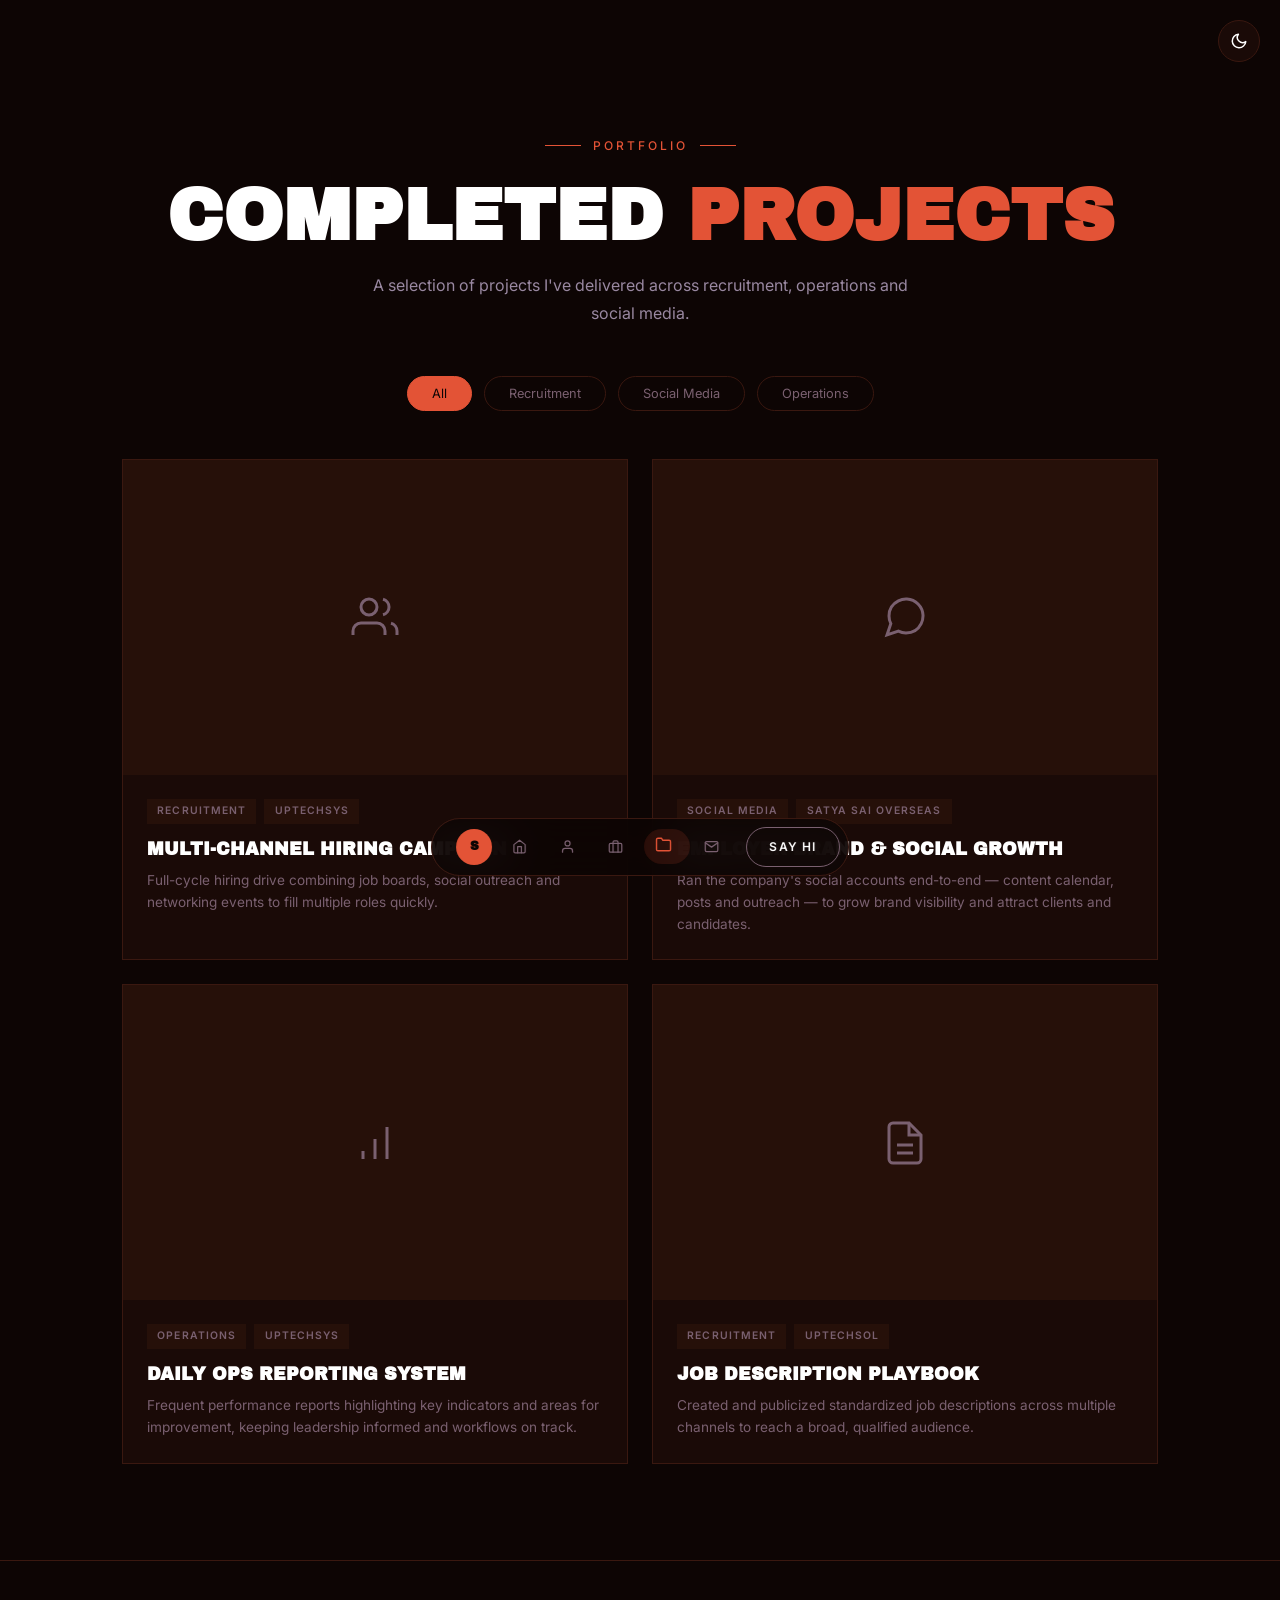
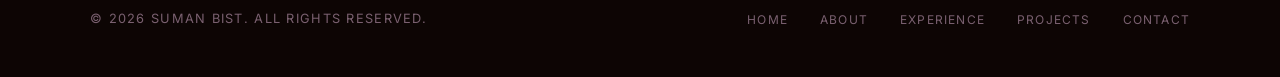
<file: projects.html>
<!DOCTYPE html>
<html lang="en">
<head>
    <meta charset="UTF-8">
    <meta name="viewport" content="width=device-width, initial-scale=1.0">
    <title>Projects | Suman Bist — Operational Supervisor, Recruiter & Social Media Manager</title>
    <link rel="preconnect" href="https://fonts.googleapis.com">
    <link rel="preconnect" href="https://fonts.gstatic.com" crossorigin>
    <link href="https://fonts.googleapis.com/css2?family=Archivo+Black&family=Inter:wght@300;400;500;600;700;900&family=Space+Grotesk:wght@400;500;600;700&display=swap" rel="stylesheet">
    <style>
        *, *::before, *::after { margin: 0; padding: 0; box-sizing: border-box; }

        :root {
            --bg-primary: #0d0504;
            --bg-surface: #1a0a07;
            --bg-elevated: #261009;
            --text-primary: #ffffff;
            --text-secondary: #9988A1;
            --text-muted: #7a6070;
            --accent: #E35336;
            --stroke: #3a1810;
        }

        html { scroll-behavior: smooth; }
        body { font-family: 'Inter', -apple-system, sans-serif; background: var(--bg-primary); color: var(--text-primary); overflow-x: hidden; line-height: 1.6; }
        ::-webkit-scrollbar { width: 4px; }
        ::-webkit-scrollbar-track { background: var(--bg-primary); }
        ::-webkit-scrollbar-thumb { background: var(--accent); border-radius: 2px; }

        .loader { position: fixed; inset: 0; z-index: 9999; background: var(--bg-primary); display: flex; flex-direction: column; align-items: center; justify-content: center; transition: opacity 0.6s ease, visibility 0.6s ease; }
        .loader.done { opacity: 0; visibility: hidden; pointer-events: none; }
        .loader-counter { font-family: 'Archivo Black', sans-serif; font-size: 3rem; color: var(--accent); }
        .loader-progress { width: 140px; height: 2px; background: var(--stroke); margin-top: 1.5rem; border-radius: 1px; overflow: hidden; }
        .loader-progress-bar { height: 100%; width: 0%; background: var(--accent); transition: width 0.1s linear; }

        .navbar { position: fixed; bottom: 1.5rem; left: 50%; transform: translateX(-50%); z-index: 100; display: flex; align-items: center; gap: 0.5rem; padding: 0.5rem 0.5rem 0.5rem 1.5rem; background: rgba(13, 5, 4, 0.9); backdrop-filter: blur(20px); border: 1px solid var(--stroke); border-radius: 100px; opacity: 0; transform: translateX(-50%) translateY(20px); transition: all 0.6s cubic-bezier(0.16, 1, 0.3, 1); }
        .navbar.visible { opacity: 1; transform: translateX(-50%) translateY(0); }
        .nav-logo { width: 36px; height: 36px; border-radius: 50%; background: var(--accent); display: flex; align-items: center; justify-content: center; font-family: 'Archivo Black', sans-serif; font-weight: 900; font-size: 0.75rem; color: var(--bg-primary); flex-shrink: 0; text-decoration: none; transition: transform 0.3s ease; }
        .nav-logo:hover { transform: scale(1.1); }
        .nav-tabs { position: relative; display: flex; align-items: center; gap: 2px; }
        .nav-pill { position: absolute; left: 0; top: 0; height: 100%; width: 0; background: rgba(227, 83, 54, 0.14); border-radius: 100px; will-change: transform, width; transition: transform 0.55s cubic-bezier(0.22, 1, 0.36, 1), width 0.55s cubic-bezier(0.22, 1, 0.36, 1); }
        .nav-tab { position: relative; z-index: 1; display: flex; align-items: center; gap: 7px; padding: 8px 12px; border-radius: 100px; color: var(--text-muted); text-decoration: none; font-size: 0.75rem; font-weight: 600; text-transform: uppercase; letter-spacing: 0.1em; transition: color 0.3s ease; }
        .nav-tab svg { width: 15px; height: 15px; flex-shrink: 0; transition: transform 0.5s cubic-bezier(0.34, 1.56, 0.64, 1), color 0.3s ease; }
        .nav-tab span { max-width: 0; opacity: 0; transform: translateY(8px); white-space: nowrap; overflow: hidden; transition: max-width 0.5s cubic-bezier(0.16, 1, 0.3, 1), opacity 0.35s ease, transform 0.5s cubic-bezier(0.16, 1, 0.3, 1); }
        .nav-tab:hover { color: var(--text-primary); }
        .nav-tab.active { color: var(--text-primary); }
        .nav-tab.active svg { color: var(--accent); transform: translateY(-2px) scale(1.12); }
        .nav-tab:hover span { max-width: 130px; opacity: 1; transform: translateY(0); }
        @media (prefers-reduced-motion: reduce) { .nav-pill, .nav-tab svg, .nav-tab span { transition: none; } }

        /* Page transitions */
        #siteWrap { will-change: transform, opacity; }
        body.page-enter #siteWrap { animation: pageIn 0.8s cubic-bezier(0.16, 1, 0.3, 1) both; }
        @keyframes pageIn {
            from { opacity: 0; transform: translateY(48px); }
            to { opacity: 1; transform: translateY(0); }
        }
        body.page-exit #siteWrap { opacity: 0; transform: translateY(-48px); transition: opacity 0.45s cubic-bezier(0.55, 0, 0.55, 0.2), transform 0.45s cubic-bezier(0.55, 0, 0.55, 0.2); }
        @media (prefers-reduced-motion: reduce) {
            body.page-enter #siteWrap { animation: none; }
            body.page-exit #siteWrap { transition: none; }
        }

        .theme-toggle { position: fixed; top: 1.25rem; right: 1.25rem; z-index: 101; width: 42px; height: 42px; border-radius: 50%; border: 1px solid var(--stroke); background: var(--bg-surface); color: var(--text-primary); display: flex; align-items: center; justify-content: center; cursor: pointer; transition: all 0.3s ease; }
        .theme-toggle:hover { border-color: var(--accent); color: var(--accent); transform: scale(1.08); }
        .theme-toggle svg { width: 18px; height: 18px; }
        .theme-toggle .icon-sun { display: none; }
        body.light-mode .theme-toggle .icon-sun { display: block; }
        body.light-mode .theme-toggle .icon-moon { display: none; }

        body.light-mode {
            --bg-primary: #FFF8F5;
            --bg-surface: #ffffff;
            --bg-elevated: #ffe9e2;
            --text-primary: #2b1210;
            --text-secondary: #6b5560;
            --text-muted: #a08893;
            --stroke: #f0dcd4;
        }
        body.light-mode .navbar { background: rgba(255, 248, 245, 0.9); }
        body.light-mode .mobile-menu { background: rgba(255, 248, 245, 0.97); }
        body.light-mode .project-overlay { background: rgba(255, 248, 245, 0.92); }
        .nav-cta { padding: 0.6rem 1.4rem; background: transparent; color: var(--text-primary); border: 1px solid var(--text-muted); border-radius: 100px; font-size: 0.75rem; font-weight: 600; cursor: pointer; transition: all 0.3s ease; text-decoration: none; white-space: nowrap; text-transform: uppercase; letter-spacing: 0.1em; }
        .nav-cta:hover { border-color: var(--accent); color: var(--accent); }
        .nav-toggle { display: none; background: none; border: none; color: var(--text-primary); font-size: 1.5rem; cursor: pointer; padding: 0.5rem; }

        .page-header { padding: 8rem 2rem 3rem; text-align: center; }
        .page-header-label { display: inline-flex; align-items: center; gap: 12px; font-size: 0.75rem; letter-spacing: 3px; text-transform: uppercase; color: var(--accent); font-weight: 500; margin-bottom: 1.5rem; }
        .page-header-label::before, .page-header-label::after { content: ''; width: 36px; height: 1px; background: var(--accent); }
        .page-header h1 { font-family: 'Archivo Black', sans-serif; font-size: clamp(2.5rem, 6vw, 4.5rem); text-transform: uppercase; line-height: 1.05; margin-bottom: 1rem; }
        .page-header h1 em { font-style: normal; color: var(--accent); }
        .page-header p { color: var(--text-secondary); max-width: 550px; margin: 0 auto; font-size: 1rem; line-height: 1.8; }

        .container { max-width: 1100px; margin: 0 auto; padding: 0 2rem; }

        .filters { display: flex; justify-content: center; gap: 0.75rem; margin-bottom: 3rem; flex-wrap: wrap; }
        .filter-btn { padding: 0.55rem 1.5rem; background: transparent; border: 1px solid var(--stroke); border-radius: 100px; color: var(--text-muted); font-size: 0.8rem; font-family: 'Inter', sans-serif; cursor: pointer; transition: all 0.3s ease; }
        .filter-btn.active, .filter-btn:hover { background: var(--accent); border-color: var(--accent); color: var(--bg-primary); }

        .projects-grid { display: grid; grid-template-columns: repeat(2, 1fr); gap: 1.5rem; padding-bottom: 4rem; }
        .project-card { background: var(--bg-surface); border: 1px solid var(--stroke); overflow: hidden; transition: all 0.5s cubic-bezier(0.16, 1, 0.3, 1); cursor: pointer; display: block; text-decoration: none; color: inherit; }
        .project-card:hover { transform: translateY(-5px); border-color: var(--accent); box-shadow: 0 20px 60px rgba(0, 0, 0, 0.4); }
        .project-card.hidden { display: none; }
        .project-thumb { width: 100%; aspect-ratio: 16/10; background: var(--bg-elevated); position: relative; overflow: hidden; }
        .project-thumb-inner { width: 100%; height: 100%; display: flex; align-items: center; justify-content: center; transition: transform 0.6s cubic-bezier(0.16, 1, 0.3, 1); }
        .project-card:hover .project-thumb-inner { transform: scale(1.05); }
        .project-thumb-placeholder { color: var(--text-muted); }
        .project-overlay { position: absolute; inset: 0; background: rgba(13, 5, 4, 0.9); backdrop-filter: blur(6px); display: flex; flex-direction: column; align-items: center; justify-content: center; opacity: 0; transition: opacity 0.4s ease; }
        .project-card:hover .project-overlay { opacity: 1; }
        .project-overlay-category { font-size: 0.7rem; letter-spacing: 2px; text-transform: uppercase; color: var(--accent); margin-bottom: 6px; }
        .project-overlay h4 { font-family: 'Archivo Black', sans-serif; font-size: 1.3rem; margin-bottom: 14px; }
        .project-overlay-btn { padding: 9px 24px; background: var(--text-primary); color: var(--bg-primary); border-radius: 100px; font-size: 0.82rem; font-weight: 600; text-decoration: none; transition: all 0.3s ease; }
        .project-overlay-btn:hover { background: var(--accent); }
        .project-body { padding: 1.5rem; }
        .project-tags { display: flex; gap: 0.5rem; flex-wrap: wrap; margin-bottom: 0.75rem; }
        .project-tag { padding: 0.25rem 0.65rem; background: var(--bg-elevated); color: var(--text-muted); font-size: 0.65rem; font-weight: 600; text-transform: uppercase; letter-spacing: 0.1em; }
        .project-title { font-family: 'Archivo Black', sans-serif; font-size: 1.1rem; text-transform: uppercase; margin-bottom: 0.4rem; }
        .project-desc { font-size: 0.85rem; color: var(--text-muted); line-height: 1.6; }

        .footer { border-top: 1px solid var(--stroke); padding: 3rem 2rem; margin-top: 2rem; background: var(--bg-primary); }
        .footer-inner { max-width: 1100px; margin: 0 auto; display: flex; justify-content: space-between; align-items: center; flex-wrap: wrap; gap: 1.5rem; }
        .footer-text { font-size: 0.8rem; color: var(--text-muted); text-transform: uppercase; letter-spacing: 0.1em; }
        .footer-links { display: flex; gap: 2rem; }
        .footer-links a { font-size: 0.75rem; color: var(--text-muted); text-decoration: none; text-transform: uppercase; letter-spacing: 0.1em; transition: color 0.3s ease; }
        .footer-links a:hover { color: var(--accent); }

        .mobile-menu { display: none; position: fixed; inset: 0; z-index: 99; background: rgba(13, 5, 4, 0.97); backdrop-filter: blur(20px); flex-direction: column; align-items: center; justify-content: center; gap: 2rem; opacity: 0; visibility: hidden; transition: all 0.4s ease; }
        .mobile-menu.active { opacity: 1; visibility: visible; }
        .mobile-menu a { font-family: 'Archivo Black', sans-serif; font-size: 2rem; color: var(--text-primary); text-decoration: none; text-transform: uppercase; transition: color 0.3s ease; }
        .mobile-menu a:hover { color: var(--accent); }

        @media (max-width: 768px) {
            .nav-tabs, .nav-cta { display: none; }
            .nav-toggle { display: block; }
            .mobile-menu { display: flex; }
            .projects-grid { grid-template-columns: 1fr; }
        }
    </style>
</head>
<body>
    <script>if (localStorage.getItem('theme') === 'light') document.body.classList.add('light-mode');</script>
    <button class="theme-toggle" id="themeToggle" aria-label="Toggle light / dark mode">
        <svg class="icon-moon" viewBox="0 0 24 24" fill="none" stroke="currentColor" stroke-width="2" stroke-linecap="round" stroke-linejoin="round"><path d="M21 12.79A9 9 0 1 1 11.21 3 7 7 0 0 0 21 12.79z"/></svg>
        <svg class="icon-sun" viewBox="0 0 24 24" fill="none" stroke="currentColor" stroke-width="2" stroke-linecap="round" stroke-linejoin="round"><circle cx="12" cy="12" r="5"/><line x1="12" y1="1" x2="12" y2="3"/><line x1="12" y1="21" x2="12" y2="23"/><line x1="4.22" y1="4.22" x2="5.64" y2="5.64"/><line x1="18.36" y1="18.36" x2="19.78" y2="19.78"/><line x1="1" y1="12" x2="3" y2="12"/><line x1="21" y1="12" x2="23" y2="12"/><line x1="4.22" y1="19.78" x2="5.64" y2="18.36"/><line x1="18.36" y1="5.64" x2="19.78" y2="4.22"/></svg>
    </button>
    <div class="loader" id="loader">
        <div class="loader-counter" id="loaderCounter">000</div>
        <div class="loader-progress">
            <div class="loader-progress-bar" id="loaderProgress"></div>
        </div>
    </div>

    <div class="mobile-menu" id="mobileMenu">
        <a href="index.html" onclick="closeMobileMenu()">Home</a>
        <a href="about.html" onclick="closeMobileMenu()">About</a>
        <a href="experience.html" onclick="closeMobileMenu()">Experience</a>
        <a href="projects.html" onclick="closeMobileMenu()">Projects</a>
        <a href="contact.html" onclick="closeMobileMenu()">Contact</a>
    </div>

    <nav class="navbar" id="navbar">
        <a href="index.html" class="nav-logo">S</a>
        <div class="nav-tabs" id="navTabs">
            <span class="nav-pill" id="navPill"></span>
            <a href="index.html" class="nav-tab">
                <svg viewBox="0 0 24 24" fill="none" stroke="currentColor" stroke-width="2" stroke-linecap="round" stroke-linejoin="round"><path d="M3 9l9-7 9 7v11a2 2 0 0 1-2 2H5a2 2 0 0 1-2-2z"/><polyline points="9 22 9 12 15 12 15 22"/></svg>
                <span>Home</span>
            </a>
            <a href="about.html" class="nav-tab">
                <svg viewBox="0 0 24 24" fill="none" stroke="currentColor" stroke-width="2" stroke-linecap="round" stroke-linejoin="round"><path d="M20 21v-2a4 4 0 0 0-4-4H8a4 4 0 0 0-4 4v2"/><circle cx="12" cy="7" r="4"/></svg>
                <span>About</span>
            </a>
            <a href="experience.html" class="nav-tab">
                <svg viewBox="0 0 24 24" fill="none" stroke="currentColor" stroke-width="2" stroke-linecap="round" stroke-linejoin="round"><rect x="2" y="7" width="20" height="14" rx="2"/><path d="M16 21V5a2 2 0 0 0-2-2h-4a2 2 0 0 0-2 2v16"/></svg>
                <span>Experience</span>
            </a>
            <a href="projects.html" class="nav-tab active">
                <svg viewBox="0 0 24 24" fill="none" stroke="currentColor" stroke-width="2" stroke-linecap="round" stroke-linejoin="round"><path d="M22 19a2 2 0 0 1-2 2H4a2 2 0 0 1-2-2V5a2 2 0 0 1 2-2h5l2 3h9a2 2 0 0 1 2 2z"/></svg>
                <span>Projects</span>
            </a>
            <a href="contact.html" class="nav-tab">
                <svg viewBox="0 0 24 24" fill="none" stroke="currentColor" stroke-width="2" stroke-linecap="round" stroke-linejoin="round"><path d="M4 4h16c1.1 0 2 .9 2 2v12c0 1.1-.9 2-2 2H4c-1.1 0-2-.9-2-2V6c0-1.1.9-2 2-2z"/><polyline points="22,6 12,13 2,6"/></svg>
                <span>Contact</span>
            </a>
        </div>
        <a href="contact.html" class="nav-cta">Say Hi</a>
        <button class="nav-toggle" onclick="toggleMobileMenu()">
            <svg width="24" height="24" viewBox="0 0 24 24" fill="none" stroke="currentColor" stroke-width="2">
                <line x1="3" y1="6" x2="21" y2="6"/>
                <line x1="3" y1="12" x2="21" y2="12"/>
                <line x1="3" y1="18" x2="21" y2="18"/>
            </svg>
        </button>
    </nav>

    <div id="siteWrap">

    <div class="page-header">
        <div class="page-header-label">Portfolio</div>
        <h1>Completed <em>Projects</em></h1>
        <p>A selection of projects I've delivered across recruitment, operations and social media.</p>
    </div>

    <div class="container">
        <div class="filters">
            <button class="filter-btn active" data-filter="all">All</button>
            <button class="filter-btn" data-filter="rec">Recruitment</button>
            <button class="filter-btn" data-filter="social">Social Media</button>
            <button class="filter-btn" data-filter="ops">Operations</button>
        </div>

        <div class="projects-grid">
            <a class="project-card" data-cat="rec" href="project-detail.html?p=hiring-campaign">
                <div class="project-thumb">
                    <div class="project-thumb-inner">
                        <svg class="project-thumb-placeholder" width="48" height="48" viewBox="0 0 24 24" fill="none" stroke="currentColor" stroke-width="1.5">
                            <path d="M17 21v-2a4 4 0 0 0-4-4H5a4 4 0 0 0-4 4v2"/>
                            <circle cx="9" cy="7" r="4"/>
                            <path d="M23 21v-2a4 4 0 0 0-3-3.87"/>
                            <path d="M16 3.13a4 4 0 0 1 0 7.75"/>
                        </svg>
                    </div>
                    <div class="project-overlay">
                        <div class="project-overlay-category">Recruitment</div>
                        <h4>Multi-Channel Hiring Campaign</h4>
                        <span class="project-overlay-btn">View Details</span>
                    </div>
                </div>
                <div class="project-body">
                    <div class="project-tags">
                        <span class="project-tag">Recruitment</span>
                        <span class="project-tag">Uptechsys</span>
                    </div>
                    <h3 class="project-title">Multi-Channel Hiring Campaign</h3>
                    <p class="project-desc">Full-cycle hiring drive combining job boards, social outreach and networking events to fill multiple roles quickly.</p>
                </div>
            </a>

            <a class="project-card" data-cat="social" href="project-detail.html?p=social-growth">
                <div class="project-thumb">
                    <div class="project-thumb-inner">
                        <svg class="project-thumb-placeholder" width="48" height="48" viewBox="0 0 24 24" fill="none" stroke="currentColor" stroke-width="1.5">
                            <path d="M21 11.5a8.38 8.38 0 0 1-.9 3.8 8.5 8.5 0 0 1-7.6 4.7 8.38 8.38 0 0 1-3.8-.9L3 21l1.9-5.7a8.38 8.38 0 0 1-.9-3.8 8.5 8.5 0 0 1 4.7-7.6 8.38 8.38 0 0 1 3.8-.9h.5a8.48 8.48 0 0 1 8 8v.5z"/>
                        </svg>
                    </div>
                    <div class="project-overlay">
                        <div class="project-overlay-category">Social Media</div>
                        <h4>Employer Brand & Social Growth</h4>
                        <span class="project-overlay-btn">View Details</span>
                    </div>
                </div>
                <div class="project-body">
                    <div class="project-tags">
                        <span class="project-tag">Social Media</span>
                        <span class="project-tag">Satya Sai Overseas</span>
                    </div>
                    <h3 class="project-title">Employer Brand & Social Growth</h3>
                    <p class="project-desc">Ran the company's social accounts end-to-end — content calendar, posts and outreach — to grow brand visibility and attract clients and candidates.</p>
                </div>
            </a>

            <a class="project-card" data-cat="ops" href="project-detail.html?p=ops-reporting">
                <div class="project-thumb">
                    <div class="project-thumb-inner">
                        <svg class="project-thumb-placeholder" width="48" height="48" viewBox="0 0 24 24" fill="none" stroke="currentColor" stroke-width="1.5">
                            <path d="M12 20V10"/>
                            <path d="M18 20V4"/>
                            <path d="M6 20v-4"/>
                        </svg>
                    </div>
                    <div class="project-overlay">
                        <div class="project-overlay-category">Operations</div>
                        <h4>Daily Ops Reporting System</h4>
                        <span class="project-overlay-btn">View Details</span>
                    </div>
                </div>
                <div class="project-body">
                    <div class="project-tags">
                        <span class="project-tag">Operations</span>
                        <span class="project-tag">Uptechsys</span>
                    </div>
                    <h3 class="project-title">Daily Ops Reporting System</h3>
                    <p class="project-desc">Frequent performance reports highlighting key indicators and areas for improvement, keeping leadership informed and workflows on track.</p>
                </div>
            </a>

            <a class="project-card" data-cat="rec" href="project-detail.html?p=jd-playbook">
                <div class="project-thumb">
                    <div class="project-thumb-inner">
                        <svg class="project-thumb-placeholder" width="48" height="48" viewBox="0 0 24 24" fill="none" stroke="currentColor" stroke-width="1.5">
                            <path d="M14 2H6a2 2 0 0 0-2 2v16a2 2 0 0 0 2 2h12a2 2 0 0 0 2-2V8z"/>
                            <polyline points="14 2 14 8 20 8"/>
                            <line x1="16" y1="13" x2="8" y2="13"/>
                            <line x1="16" y1="17" x2="8" y2="17"/>
                        </svg>
                    </div>
                    <div class="project-overlay">
                        <div class="project-overlay-category">Recruitment</div>
                        <h4>Job Description Playbook</h4>
                        <span class="project-overlay-btn">View Details</span>
                    </div>
                </div>
                <div class="project-body">
                    <div class="project-tags">
                        <span class="project-tag">Recruitment</span>
                        <span class="project-tag">UpTechSol</span>
                    </div>
                    <h3 class="project-title">Job Description Playbook</h3>
                    <p class="project-desc">Created and publicized standardized job descriptions across multiple channels to reach a broad, qualified audience.</p>
                </div>
            </a>
        </div>
    </div>
    </div>

    <footer class="footer">
        <div class="footer-inner">
            <p class="footer-text">&copy; 2026 Suman Bist. All rights reserved.</p>
            <div class="footer-links">
                <a href="index.html">Home</a>
                <a href="about.html">About</a>
                <a href="experience.html">Experience</a>
                <a href="projects.html">Projects</a>
                <a href="contact.html">Contact</a>
            </div>
        </div>
    </footer>

    <script>
        let loadProgress = 0;
        const loaderCounter = document.getElementById('loaderCounter');
        const loaderProgress = document.getElementById('loaderProgress');
        function tickLoader() {
            loadProgress += Math.random() * 12 + 4;
            if (loadProgress > 100) loadProgress = 100;
            loaderCounter.textContent = Math.floor(loadProgress);
            loaderProgress.style.width = loadProgress + '%';
            if (loadProgress < 100) {
                requestAnimationFrame(() => setTimeout(tickLoader, 40));
            } else {
                setTimeout(() => {
                    document.getElementById('loader').classList.add('done');
                    document.getElementById('navbar').classList.add('visible');
                }, 400);
            }
        }
        window.addEventListener('load', () => setTimeout(tickLoader, 200));

        // Theme
        document.getElementById('themeToggle').addEventListener('click', function() {
            document.body.classList.toggle('light-mode');
            localStorage.setItem('theme', document.body.classList.contains('light-mode') ? 'light' : 'dark');
        });

        // Page transitions
        document.addEventListener('click', function(e) {
            const a = e.target.closest('a');
            if (!a) return;
            const href = a.getAttribute('href') || '';
            if (!/\.html($|\?|#)/.test(href) || a.target === '_blank' || e.metaKey || e.ctrlKey || e.shiftKey) return;
            e.preventDefault();
            document.body.classList.add('page-exit');
            setTimeout(() => { window.location.href = href; }, 420);
        });

        // Tab bar pill
        const navPill = document.getElementById('navPill');
        let pillTransitionRaf = null;
        let pillSettleTimer = null;

        let hoveredTab = null;

        function tabTargetWidth(tab) {
            const span = tab.querySelector('span');
            if (!span || tab !== hoveredTab) return tab.offsetWidth;
            return tab.offsetWidth - span.offsetWidth + Math.min(span.scrollWidth, 130);
        }

        function moveNavPill(animated, tab) {
            const targetTab = tab || document.querySelector('.nav-tab.active');
            if (!navPill || !targetTab) return;
            const w = tabTargetWidth(targetTab) + 'px';
            const x = 'translate3d(' + targetTab.offsetLeft + 'px, 0, 0)';
            if (!animated) {
                if (pillTransitionRaf) cancelAnimationFrame(pillTransitionRaf);
                navPill.style.transition = 'none';
                navPill.style.width = w;
                navPill.style.transform = x;
                pillTransitionRaf = requestAnimationFrame(() => {
                    pillTransitionRaf = requestAnimationFrame(() => { navPill.style.transition = ''; });
                });
            } else if (navPill.style.width !== w || navPill.style.transform !== x) {
                navPill.style.width = w;
                navPill.style.transform = x;
            }
        }

        function moveNavPillAnimated(tab) {
            moveNavPill(true, tab);
            clearTimeout(pillSettleTimer);
            pillSettleTimer = setTimeout(() => moveNavPill(true, hoveredTab), 600);
        }

        moveNavPill(false);

        const navTabsEl = document.getElementById('navTabs');
        navTabsEl.querySelectorAll('.nav-tab').forEach(tab => {
            tab.addEventListener('mouseenter', () => {
                hoveredTab = tab;
                moveNavPillAnimated(tab);
            });
        });
        navTabsEl.addEventListener('mouseleave', () => {
            hoveredTab = null;
            moveNavPillAnimated();
        });

        let navResizeRaf = null;
        window.addEventListener('resize', () => {
            if (navResizeRaf) cancelAnimationFrame(navResizeRaf);
            navResizeRaf = requestAnimationFrame(() => moveNavPill(false, hoveredTab));
        });
        window.addEventListener('load', () => moveNavPill(false));

        function toggleMobileMenu() {
            document.getElementById('mobileMenu').classList.toggle('active');
            document.body.style.overflow = document.getElementById('mobileMenu').classList.contains('active') ? 'hidden' : '';
        }
        function closeMobileMenu() {
            document.getElementById('mobileMenu').classList.remove('active');
            document.body.style.overflow = '';
        }

        // Filter
        document.querySelectorAll('.filter-btn').forEach(btn => {
            btn.addEventListener('click', () => {
                document.querySelectorAll('.filter-btn').forEach(b => b.classList.remove('active'));
                btn.classList.add('active');
                const f = btn.dataset.filter;
                document.querySelectorAll('.project-card').forEach((card, i) => {
                    if (f === 'all' || card.dataset.cat === f) {
                        card.classList.remove('hidden');
                        card.style.opacity = '0';
                        card.style.transform = 'translateY(20px)';
                        setTimeout(() => {
                            card.style.transition = 'all 0.5s cubic-bezier(0.16, 1, 0.3, 1)';
                            card.style.opacity = '1';
                            card.style.transform = 'translateY(0)';
                        }, 60 + i * 50);
                    } else {
                        card.classList.add('hidden');
                    }
                });
            });
        });
    </script>
</body>
</html>
</file>
